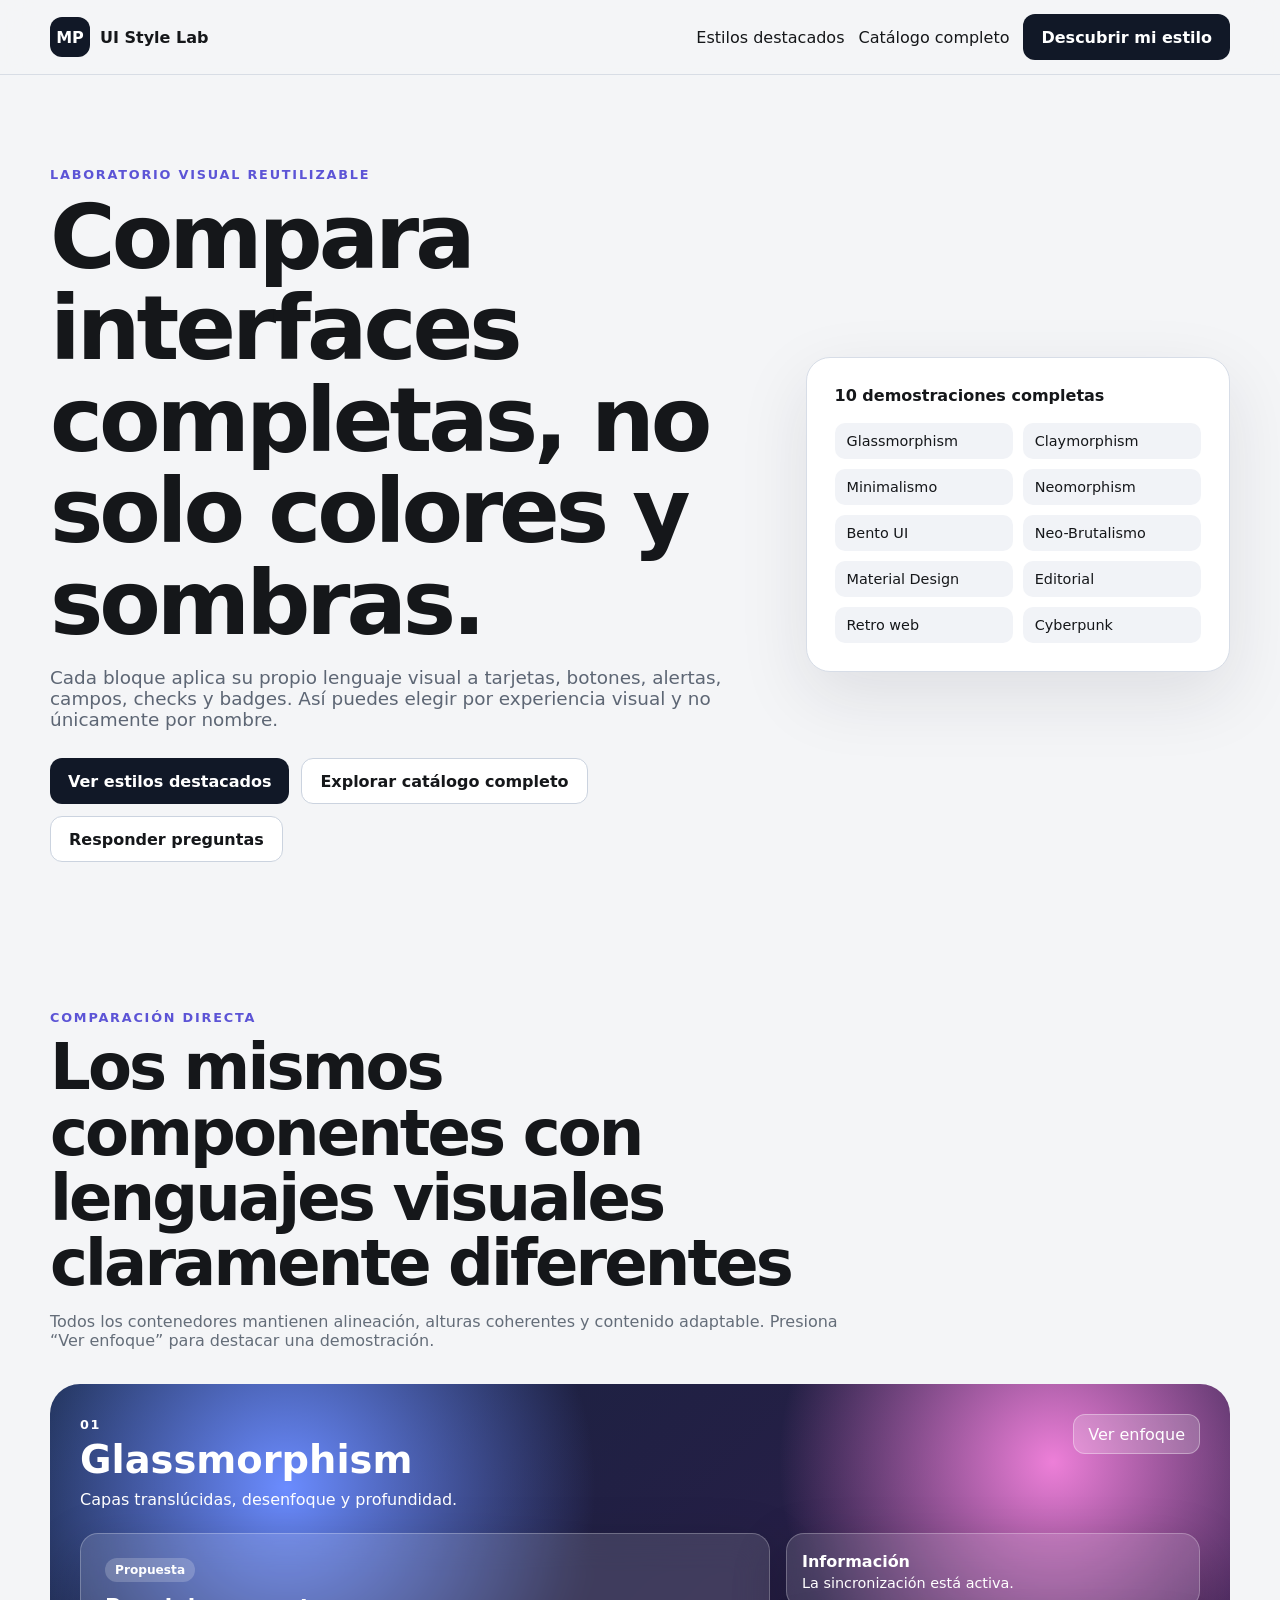
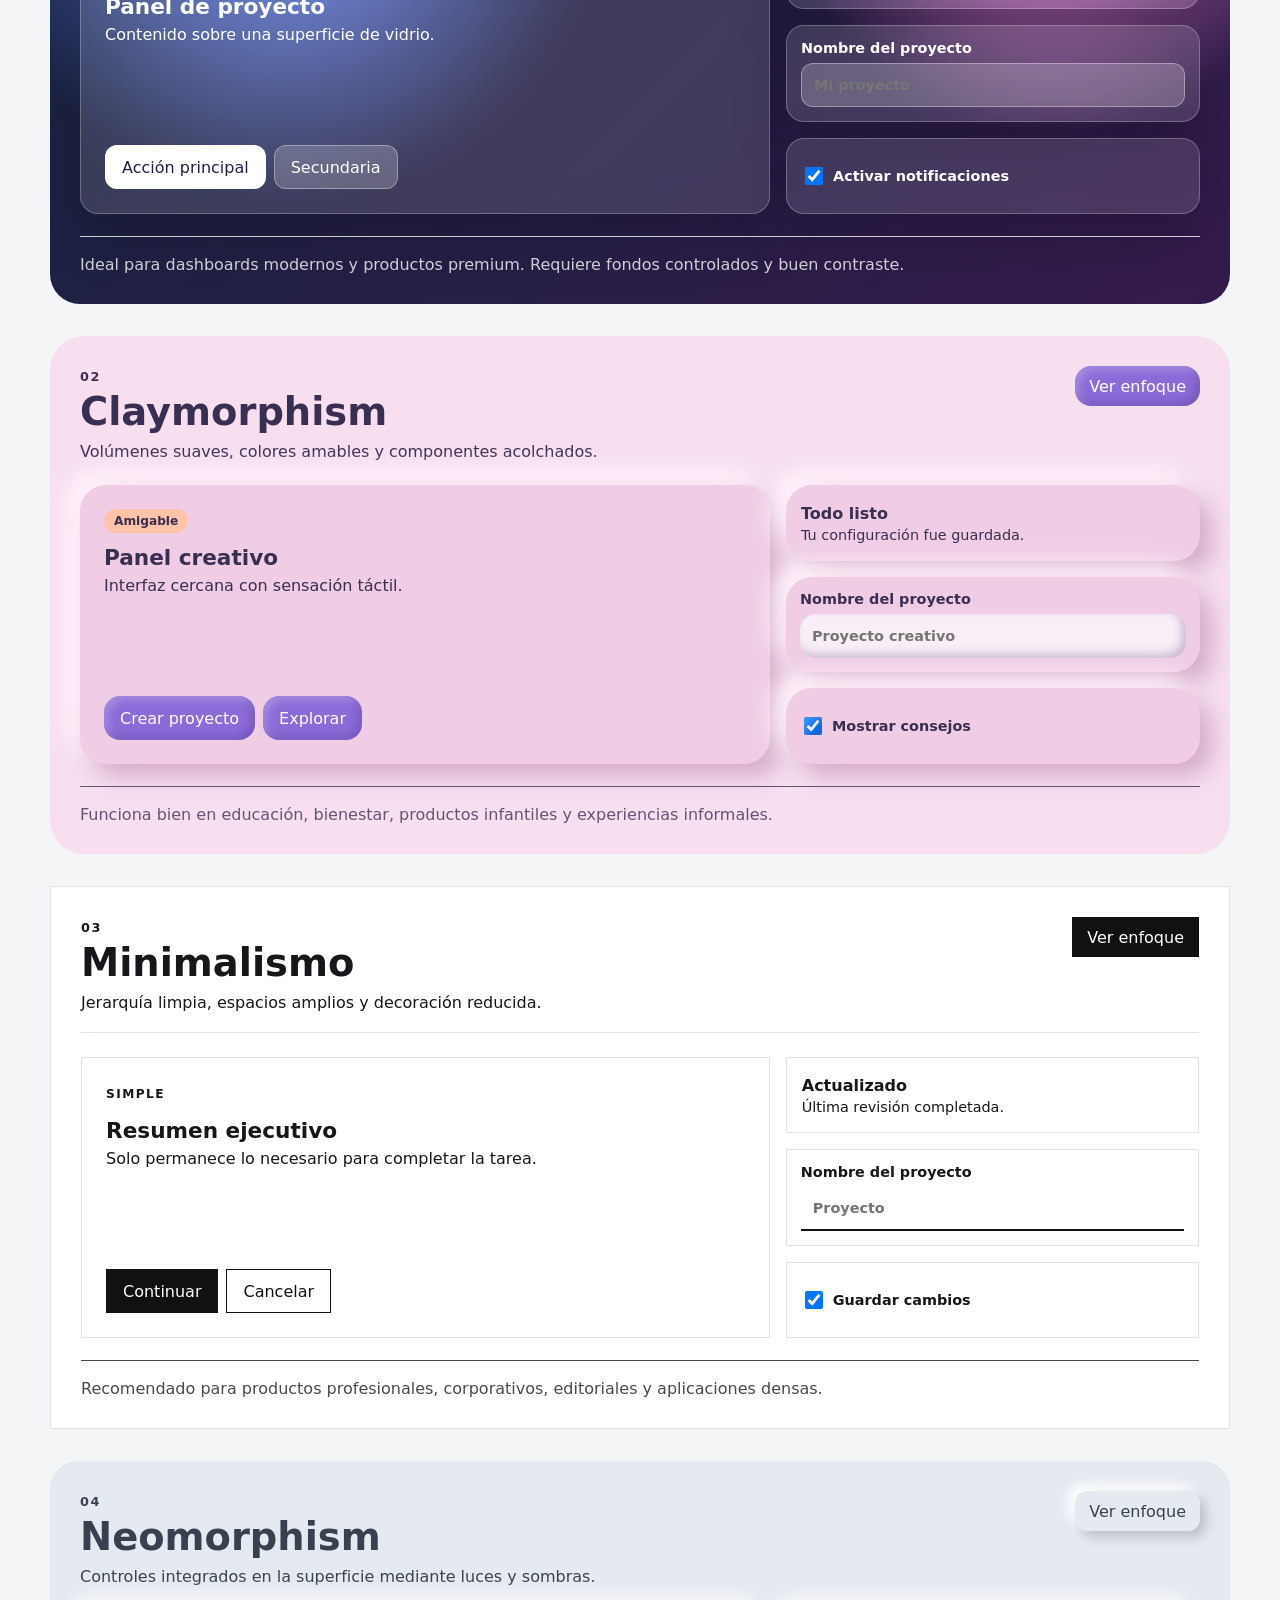
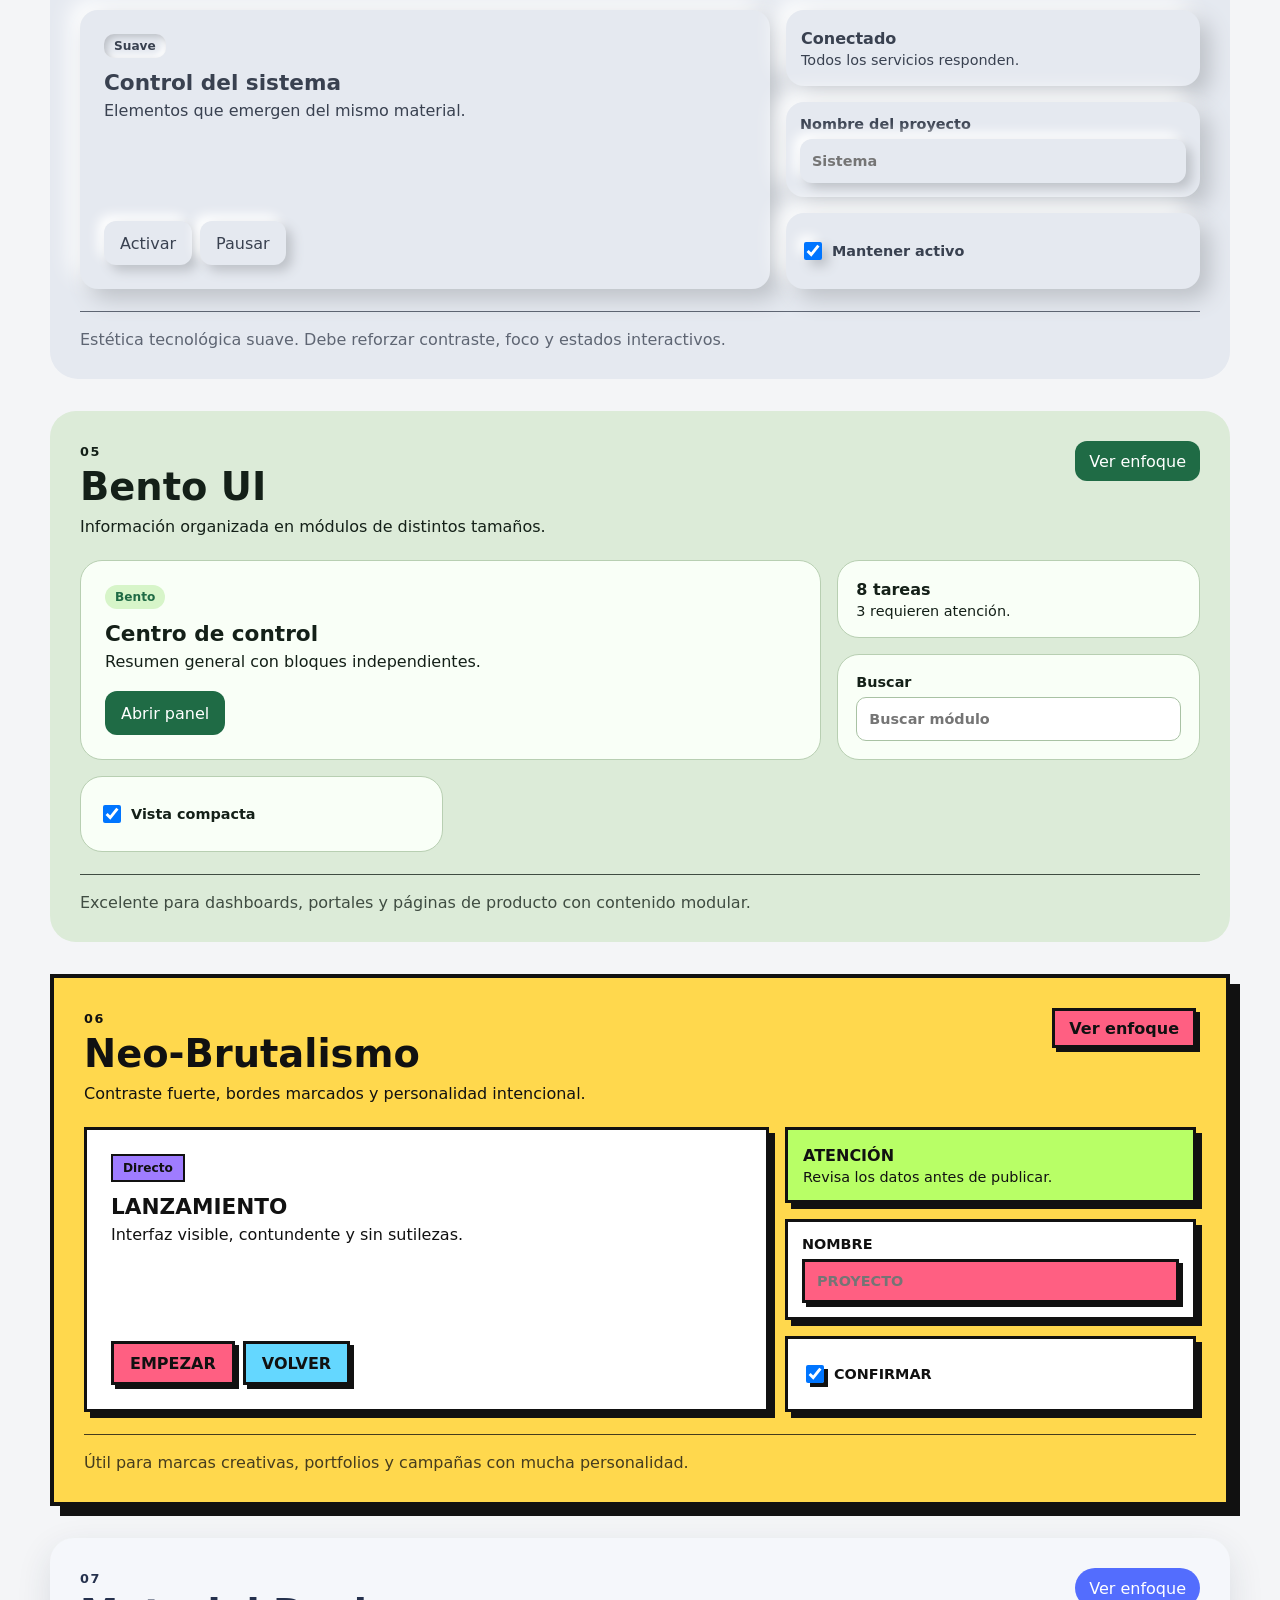
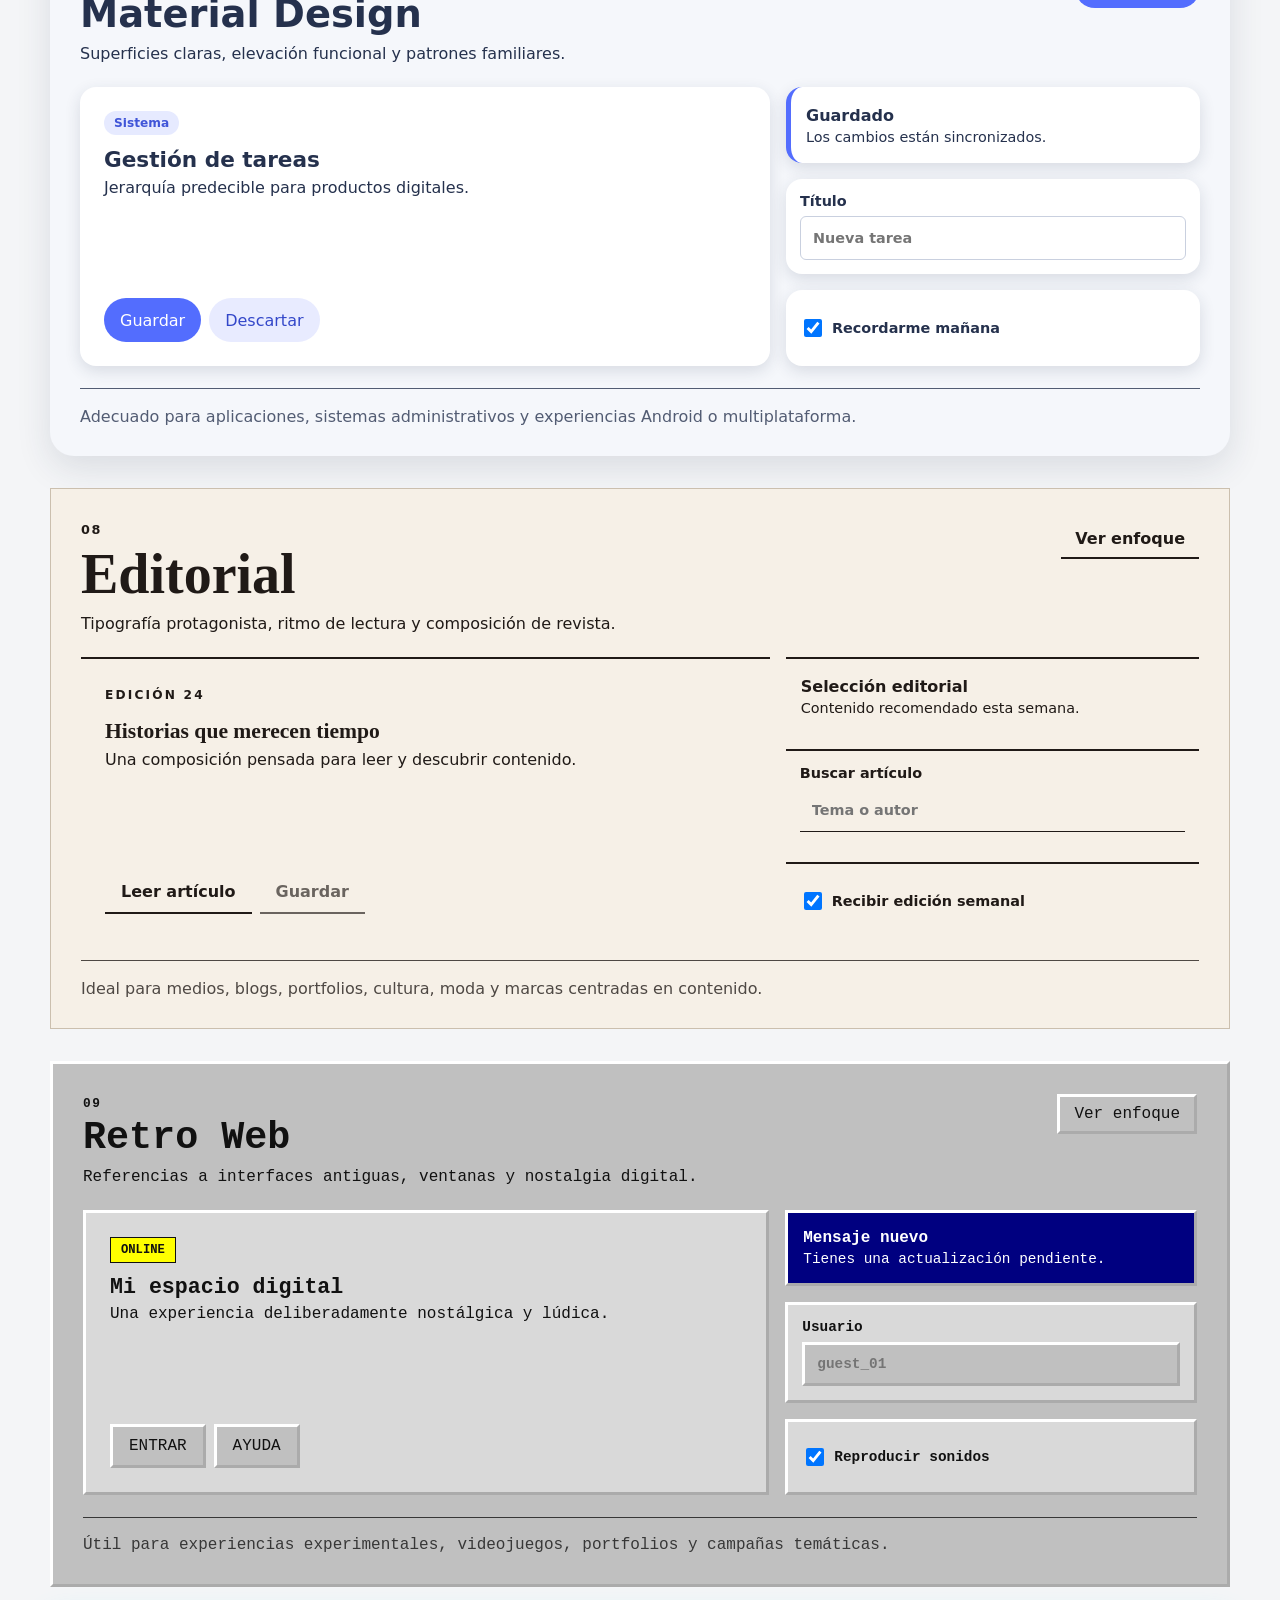
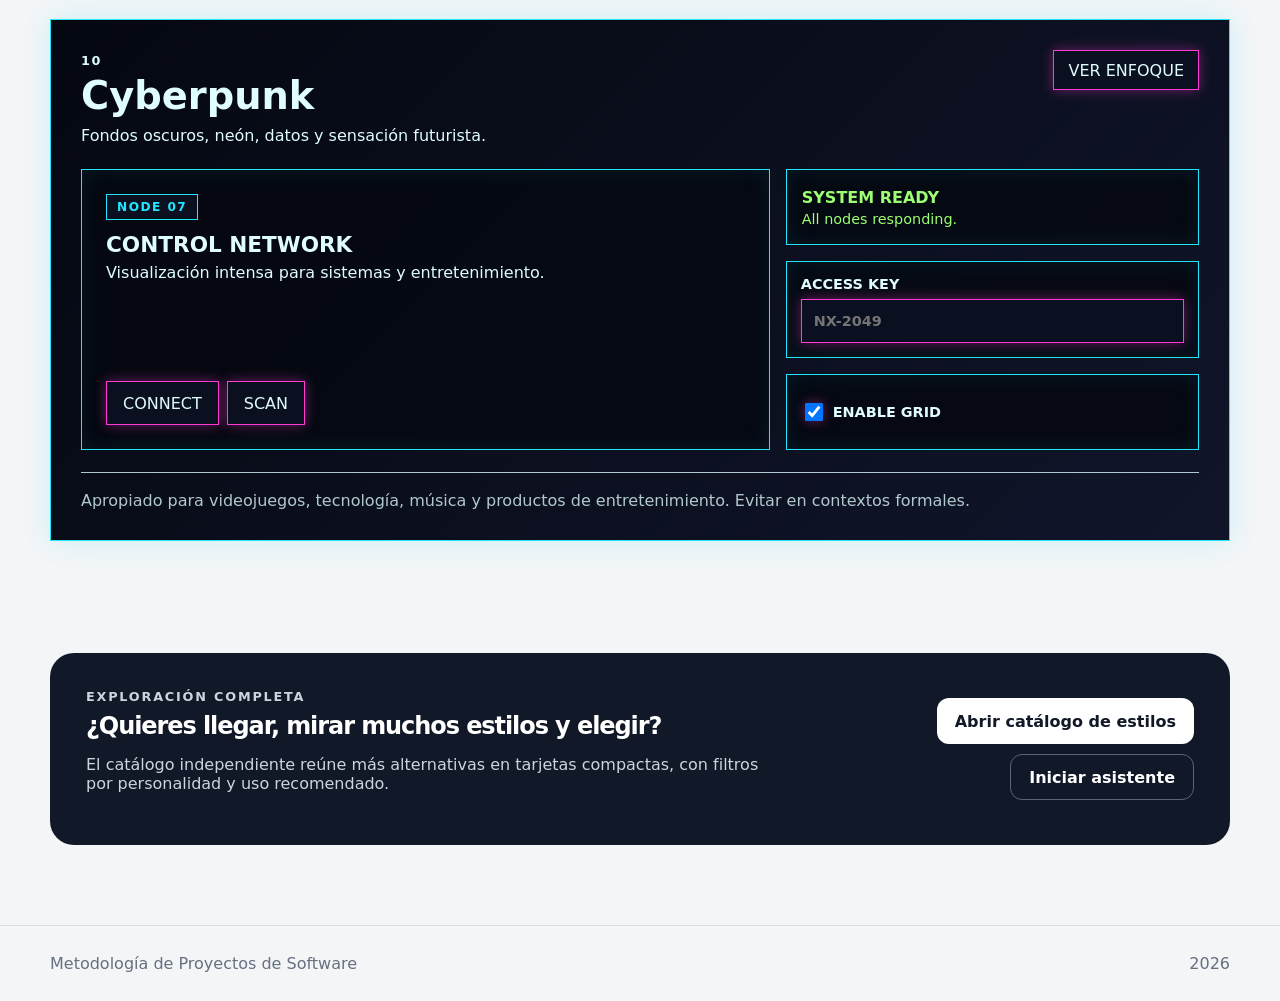
<file: index.html>
<!doctype html>
<html lang="es">
<head>
  <meta charset="utf-8">
  <meta name="viewport" content="width=device-width, initial-scale=1">
  <meta name="description" content="Galería visual de estilos UI y asistente para recomendar diseños web.">
  <title>UI Style Lab · Galería de estilos</title>
  <link rel="stylesheet" href="styles-gallery.css">
  <script src="styles-gallery.js" defer></script>
</head>
<body>
  <header class="site-header">
    <a class="brand" href="#inicio"><span>MP</span><strong>UI Style Lab</strong></a>
    <nav aria-label="Navegación principal">
      <a href="#estilos">Estilos destacados</a>
      <a href="catalogo-estilos.html">Catálogo completo</a>
      <a href="asistente-diseno.html" class="nav-cta">Descubrir mi estilo</a>
    </nav>
  </header>

  <main id="inicio">
    <section class="hero shell">
      <div>
        <p class="kicker">Laboratorio visual reutilizable</p>
        <h1>Compara interfaces completas, no solo colores y sombras.</h1>
        <p class="hero-copy">Cada bloque aplica su propio lenguaje visual a tarjetas, botones, alertas, campos, checks y badges. Así puedes elegir por experiencia visual y no únicamente por nombre.</p>
        <div class="hero-actions">
          <a class="main-button" href="#estilos">Ver estilos destacados</a>
          <a class="secondary-button" href="catalogo-estilos.html">Explorar catálogo completo</a>
          <a class="secondary-button" href="asistente-diseno.html">Responder preguntas</a>
        </div>
      </div>
      <aside class="hero-summary">
        <strong>10 demostraciones completas</strong>
        <ul><li>Glassmorphism</li><li>Claymorphism</li><li>Minimalismo</li><li>Neomorphism</li><li>Bento UI</li><li>Neo-Brutalismo</li><li>Material Design</li><li>Editorial</li><li>Retro web</li><li>Cyberpunk</li></ul>
      </aside>
    </section>

    <section id="estilos" class="shell styles-section">
      <div class="section-title">
        <p class="kicker">Comparación directa</p>
        <h2>Los mismos componentes con lenguajes visuales claramente diferentes</h2>
        <p>Todos los contenedores mantienen alineación, alturas coherentes y contenido adaptable. Presiona “Ver enfoque” para destacar una demostración.</p>
      </div>

      <div class="style-gallery">
        <article class="style-card glass-style" data-style="glass"><div class="style-heading"><div><span class="style-number">01</span><h3>Glassmorphism</h3><p>Capas translúcidas, desenfoque y profundidad.</p></div><button class="focus-style" type="button">Ver enfoque</button></div><div class="component-demo"><div class="demo-card"><span class="demo-badge">Propuesta</span><h4>Panel de proyecto</h4><p>Contenido sobre una superficie de vidrio.</p><div class="demo-actions"><button>Acción principal</button><button class="alt">Secundaria</button></div></div><div class="demo-alert"><strong>Información</strong><span>La sincronización está activa.</span></div><label>Nombre del proyecto<input type="text" placeholder="Mi proyecto"></label><label class="demo-check"><input type="checkbox" checked> Activar notificaciones</label></div><p class="usage-note">Ideal para dashboards modernos y productos premium. Requiere fondos controlados y buen contraste.</p></article>

        <article class="style-card clay-style" data-style="clay"><div class="style-heading"><div><span class="style-number">02</span><h3>Claymorphism</h3><p>Volúmenes suaves, colores amables y componentes acolchados.</p></div><button class="focus-style" type="button">Ver enfoque</button></div><div class="component-demo"><div class="demo-card"><span class="demo-badge">Amigable</span><h4>Panel creativo</h4><p>Interfaz cercana con sensación táctil.</p><div class="demo-actions"><button>Crear proyecto</button><button class="alt">Explorar</button></div></div><div class="demo-alert"><strong>Todo listo</strong><span>Tu configuración fue guardada.</span></div><label>Nombre del proyecto<input type="text" placeholder="Proyecto creativo"></label><label class="demo-check"><input type="checkbox" checked> Mostrar consejos</label></div><p class="usage-note">Funciona bien en educación, bienestar, productos infantiles y experiencias informales.</p></article>

        <article class="style-card minimal-style" data-style="minimal"><div class="style-heading"><div><span class="style-number">03</span><h3>Minimalismo</h3><p>Jerarquía limpia, espacios amplios y decoración reducida.</p></div><button class="focus-style" type="button">Ver enfoque</button></div><div class="component-demo"><div class="demo-card"><span class="demo-badge">Simple</span><h4>Resumen ejecutivo</h4><p>Solo permanece lo necesario para completar la tarea.</p><div class="demo-actions"><button>Continuar</button><button class="alt">Cancelar</button></div></div><div class="demo-alert"><strong>Actualizado</strong><span>Última revisión completada.</span></div><label>Nombre del proyecto<input type="text" placeholder="Proyecto"></label><label class="demo-check"><input type="checkbox" checked> Guardar cambios</label></div><p class="usage-note">Recomendado para productos profesionales, corporativos, editoriales y aplicaciones densas.</p></article>

        <article class="style-card neo-style" data-style="neo"><div class="style-heading"><div><span class="style-number">04</span><h3>Neomorphism</h3><p>Controles integrados en la superficie mediante luces y sombras.</p></div><button class="focus-style" type="button">Ver enfoque</button></div><div class="component-demo"><div class="demo-card"><span class="demo-badge">Suave</span><h4>Control del sistema</h4><p>Elementos que emergen del mismo material.</p><div class="demo-actions"><button>Activar</button><button class="alt">Pausar</button></div></div><div class="demo-alert"><strong>Conectado</strong><span>Todos los servicios responden.</span></div><label>Nombre del proyecto<input type="text" placeholder="Sistema"></label><label class="demo-check"><input type="checkbox" checked> Mantener activo</label></div><p class="usage-note">Estética tecnológica suave. Debe reforzar contraste, foco y estados interactivos.</p></article>

        <article class="style-card bento-style" data-style="bento"><div class="style-heading"><div><span class="style-number">05</span><h3>Bento UI</h3><p>Información organizada en módulos de distintos tamaños.</p></div><button class="focus-style" type="button">Ver enfoque</button></div><div class="component-demo bento-demo"><div class="demo-card bento-main"><span class="demo-badge">Bento</span><h4>Centro de control</h4><p>Resumen general con bloques independientes.</p><div class="demo-actions"><button>Abrir panel</button></div></div><div class="demo-alert"><strong>8 tareas</strong><span>3 requieren atención.</span></div><label>Buscar<input type="text" placeholder="Buscar módulo"></label><label class="demo-check"><input type="checkbox" checked> Vista compacta</label></div><p class="usage-note">Excelente para dashboards, portales y páginas de producto con contenido modular.</p></article>

        <article class="style-card brutal-style" data-style="brutal"><div class="style-heading"><div><span class="style-number">06</span><h3>Neo-Brutalismo</h3><p>Contraste fuerte, bordes marcados y personalidad intencional.</p></div><button class="focus-style" type="button">Ver enfoque</button></div><div class="component-demo"><div class="demo-card"><span class="demo-badge">Directo</span><h4>LANZAMIENTO</h4><p>Interfaz visible, contundente y sin sutilezas.</p><div class="demo-actions"><button>EMPEZAR</button><button class="alt">VOLVER</button></div></div><div class="demo-alert"><strong>ATENCIÓN</strong><span>Revisa los datos antes de publicar.</span></div><label>NOMBRE<input type="text" placeholder="PROYECTO"></label><label class="demo-check"><input type="checkbox" checked> CONFIRMAR</label></div><p class="usage-note">Útil para marcas creativas, portfolios y campañas con mucha personalidad.</p></article>

        <article class="style-card material-style" data-style="material"><div class="style-heading"><div><span class="style-number">07</span><h3>Material Design</h3><p>Superficies claras, elevación funcional y patrones familiares.</p></div><button class="focus-style" type="button">Ver enfoque</button></div><div class="component-demo"><div class="demo-card"><span class="demo-badge">Sistema</span><h4>Gestión de tareas</h4><p>Jerarquía predecible para productos digitales.</p><div class="demo-actions"><button>Guardar</button><button class="alt">Descartar</button></div></div><div class="demo-alert"><strong>Guardado</strong><span>Los cambios están sincronizados.</span></div><label>Título<input type="text" placeholder="Nueva tarea"></label><label class="demo-check"><input type="checkbox" checked> Recordarme mañana</label></div><p class="usage-note">Adecuado para aplicaciones, sistemas administrativos y experiencias Android o multiplataforma.</p></article>

        <article class="style-card editorial-style" data-style="editorial"><div class="style-heading"><div><span class="style-number">08</span><h3>Editorial</h3><p>Tipografía protagonista, ritmo de lectura y composición de revista.</p></div><button class="focus-style" type="button">Ver enfoque</button></div><div class="component-demo"><div class="demo-card"><span class="demo-badge">Edición 24</span><h4>Historias que merecen tiempo</h4><p>Una composición pensada para leer y descubrir contenido.</p><div class="demo-actions"><button>Leer artículo</button><button class="alt">Guardar</button></div></div><div class="demo-alert"><strong>Selección editorial</strong><span>Contenido recomendado esta semana.</span></div><label>Buscar artículo<input type="text" placeholder="Tema o autor"></label><label class="demo-check"><input type="checkbox" checked> Recibir edición semanal</label></div><p class="usage-note">Ideal para medios, blogs, portfolios, cultura, moda y marcas centradas en contenido.</p></article>

        <article class="style-card retro-style" data-style="retro"><div class="style-heading"><div><span class="style-number">09</span><h3>Retro Web</h3><p>Referencias a interfaces antiguas, ventanas y nostalgia digital.</p></div><button class="focus-style" type="button">Ver enfoque</button></div><div class="component-demo"><div class="demo-card"><span class="demo-badge">ONLINE</span><h4>Mi espacio digital</h4><p>Una experiencia deliberadamente nostálgica y lúdica.</p><div class="demo-actions"><button>ENTRAR</button><button class="alt">AYUDA</button></div></div><div class="demo-alert"><strong>Mensaje nuevo</strong><span>Tienes una actualización pendiente.</span></div><label>Usuario<input type="text" placeholder="guest_01"></label><label class="demo-check"><input type="checkbox" checked> Reproducir sonidos</label></div><p class="usage-note">Útil para experiencias experimentales, videojuegos, portfolios y campañas temáticas.</p></article>

        <article class="style-card cyber-style" data-style="cyber"><div class="style-heading"><div><span class="style-number">10</span><h3>Cyberpunk</h3><p>Fondos oscuros, neón, datos y sensación futurista.</p></div><button class="focus-style" type="button">Ver enfoque</button></div><div class="component-demo"><div class="demo-card"><span class="demo-badge">NODE 07</span><h4>CONTROL NETWORK</h4><p>Visualización intensa para sistemas y entretenimiento.</p><div class="demo-actions"><button>CONNECT</button><button class="alt">SCAN</button></div></div><div class="demo-alert"><strong>SYSTEM READY</strong><span>All nodes responding.</span></div><label>ACCESS KEY<input type="text" placeholder="NX-2049"></label><label class="demo-check"><input type="checkbox" checked> ENABLE GRID</label></div><p class="usage-note">Apropiado para videojuegos, tecnología, música y productos de entretenimiento. Evitar en contextos formales.</p></article>
      </div>
    </section>

    <section class="recommendation shell"><div><p class="kicker">Exploración completa</p><h2>¿Quieres llegar, mirar muchos estilos y elegir?</h2><p>El catálogo independiente reúne más alternativas en tarjetas compactas, con filtros por personalidad y uso recomendado.</p></div><div class="recommendation-actions"><a class="main-button" href="catalogo-estilos.html">Abrir catálogo de estilos</a><a class="secondary-button dark-secondary" href="asistente-diseno.html">Iniciar asistente</a></div></section>
  </main>

  <footer><span>Metodología de Proyectos de Software</span><span id="year"></span></footer>
</body>
</html>
</file>
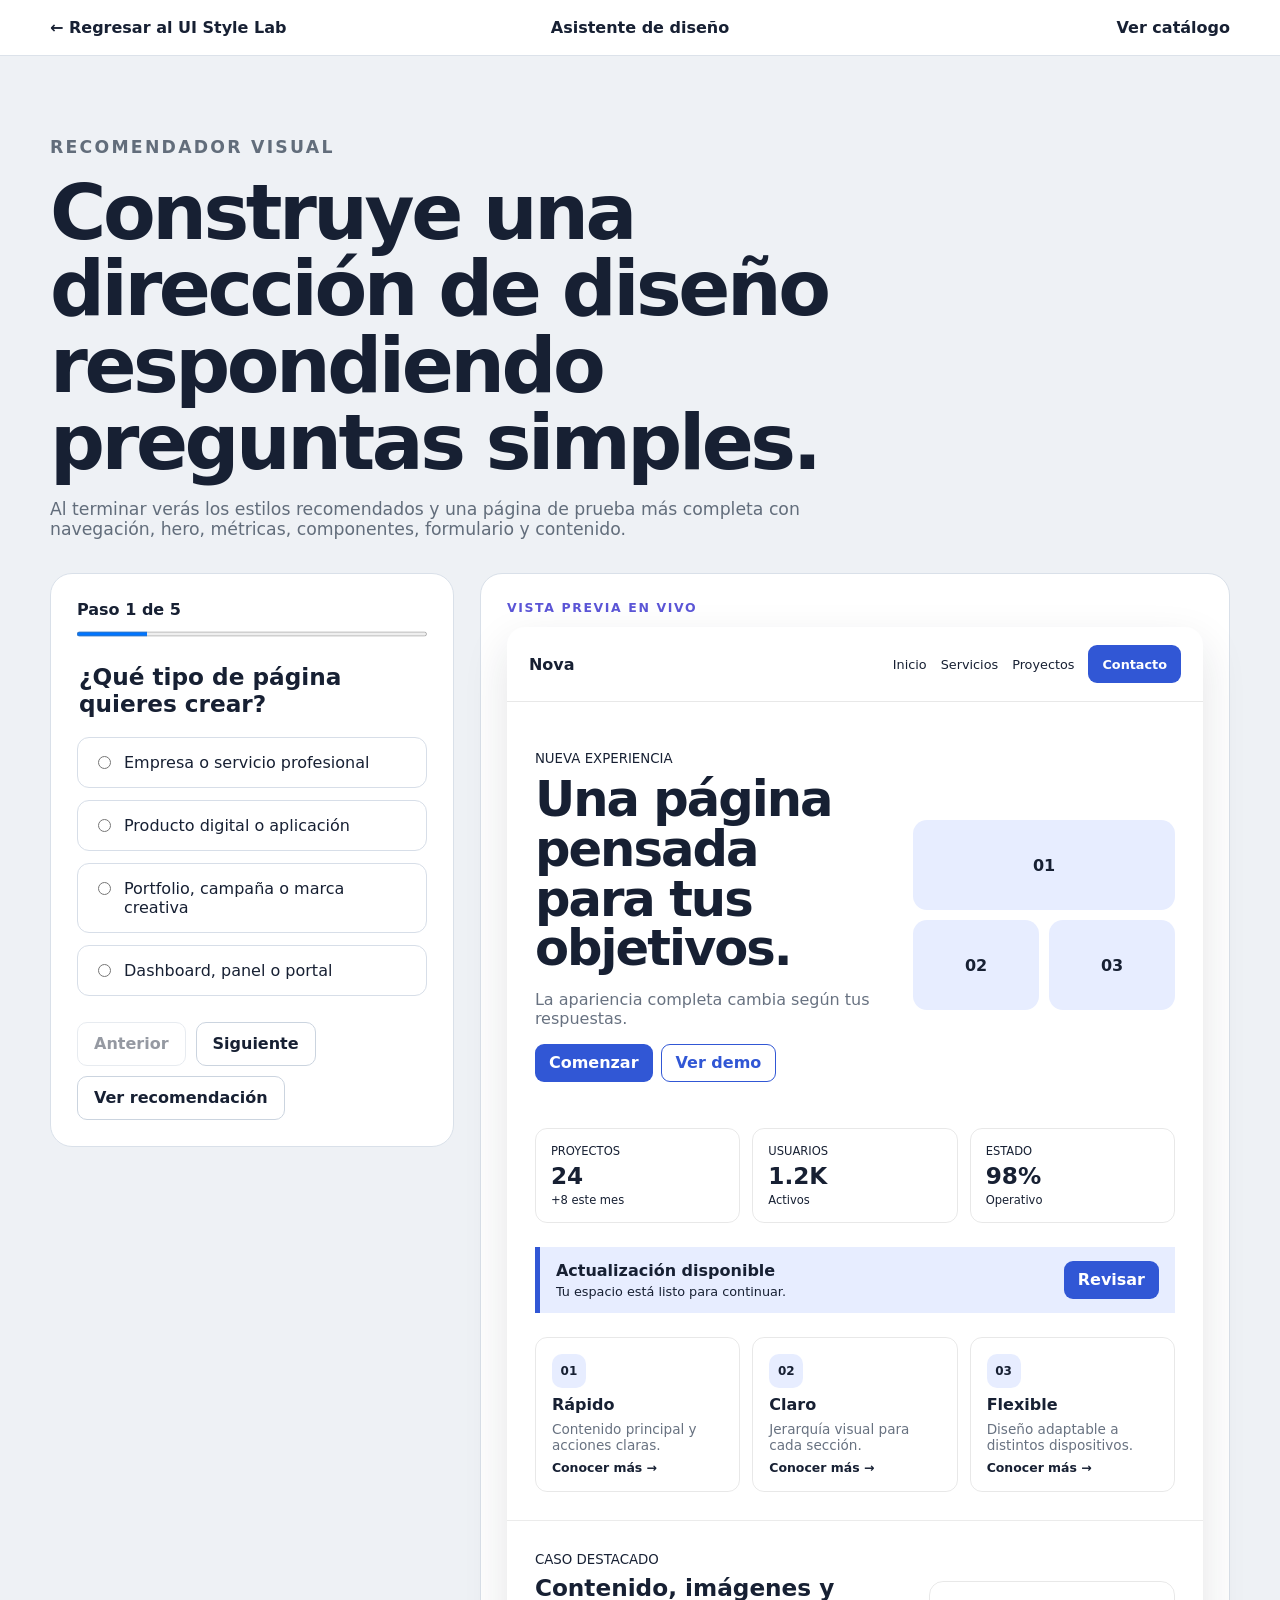
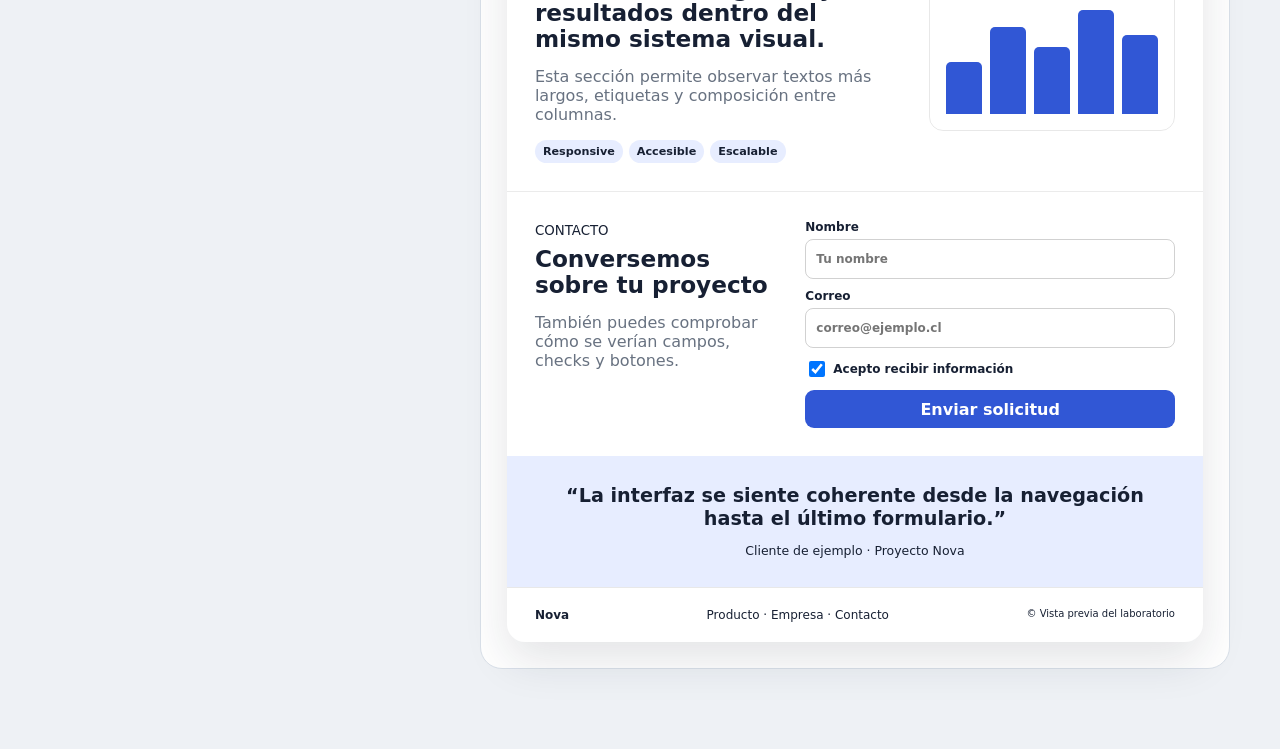
<file: asistente-diseno.html>
<!doctype html>
<html lang="es">
<head>
  <meta charset="utf-8">
  <meta name="viewport" content="width=device-width, initial-scale=1">
  <meta name="description" content="Asistente para recomendar estilos de diseño web y generar una vista previa.">
  <title>Asistente de diseño web</title>
  <link rel="stylesheet" href="design-wizard.css">
  <script src="design-wizard.js" defer></script>
</head>
<body>
  <header class="wizard-header"><a href="index.html" class="back-button">← Regresar al UI Style Lab</a><span>Asistente de diseño</span><a href="catalogo-estilos.html" class="back-button">Ver catálogo</a></header>

  <main class="wizard-shell">
    <section class="wizard-intro"><p class="eyebrow">Recomendador visual</p><h1>Construye una dirección de diseño respondiendo preguntas simples.</h1><p>Al terminar verás los estilos recomendados y una página de prueba más completa con navegación, hero, métricas, componentes, formulario y contenido.</p></section>

    <section class="wizard-layout">
      <form id="designForm" class="question-panel">
        <div class="progress-row"><span id="stepLabel">Paso 1 de 5</span><progress id="progress" max="5" value="1"></progress></div>
        <fieldset class="question-step active" data-step="1"><legend>¿Qué tipo de página quieres crear?</legend><label><input type="radio" name="purpose" value="corporate" required> Empresa o servicio profesional</label><label><input type="radio" name="purpose" value="product"> Producto digital o aplicación</label><label><input type="radio" name="purpose" value="creative"> Portfolio, campaña o marca creativa</label><label><input type="radio" name="purpose" value="dashboard"> Dashboard, panel o portal</label></fieldset>
        <fieldset class="question-step" data-step="2"><legend>¿Qué personalidad debe transmitir?</legend><label><input type="radio" name="personality" value="serious" required> Seria, clara y profesional</label><label><input type="radio" name="personality" value="premium"> Moderna y premium</label><label><input type="radio" name="personality" value="friendly"> Amigable y cercana</label><label><input type="radio" name="personality" value="bold"> Atrevida y diferente</label></fieldset>
        <fieldset class="question-step" data-step="3"><legend>¿Cuánta información mostrará?</legend><label><input type="radio" name="density" value="low" required> Poca, con espacios amplios</label><label><input type="radio" name="density" value="medium"> Una cantidad equilibrada</label><label><input type="radio" name="density" value="high"> Mucha información y módulos</label></fieldset>
        <fieldset class="question-step" data-step="4"><legend>¿Qué prioridad tiene la accesibilidad?</legend><label><input type="radio" name="accessibility" value="high" required> Muy alta: contraste y claridad primero</label><label><input type="radio" name="accessibility" value="balanced"> Equilibrada con la estética</label><label><input type="radio" name="accessibility" value="experimental"> Puedo aceptar una estética experimental</label></fieldset>
        <fieldset class="question-step" data-step="5"><legend>Elige una paleta inicial</legend><label><input type="radio" name="palette" value="blue" required> Azul profesional</label><label><input type="radio" name="palette" value="purple"> Morado creativo</label><label><input type="radio" name="palette" value="green"> Verde natural</label><label><input type="radio" name="palette" value="warm"> Cálida y energética</label></fieldset>
        <div class="wizard-actions"><button id="previousStep" type="button" disabled>Anterior</button><button id="nextStep" type="button">Siguiente</button><button id="showResult" type="submit" hidden>Ver recomendación</button></div>
      </form>

      <aside class="live-preview-wrap">
        <p class="preview-label">Vista previa en vivo</p>
        <div id="livePreview" class="site-preview preview-minimal palette-blue">
          <nav><strong>Nova</strong><div><span>Inicio</span><span>Servicios</span><span>Proyectos</span><button>Contacto</button></div></nav>
          <section class="preview-hero"><div><small>NUEVA EXPERIENCIA</small><h2>Una página pensada para tus objetivos.</h2><p>La apariencia completa cambia según tus respuestas.</p><div class="preview-actions"><button>Comenzar</button><button class="preview-secondary">Ver demo</button></div></div><div class="preview-visual"><span>01</span><span>02</span><span>03</span></div></section>
          <section class="preview-stats"><article><small>PROYECTOS</small><strong>24</strong><span>+8 este mes</span></article><article><small>USUARIOS</small><strong>1.2K</strong><span>Activos</span></article><article><small>ESTADO</small><strong>98%</strong><span>Operativo</span></article></section>
          <section class="preview-alert"><strong>Actualización disponible</strong><span>Tu espacio está listo para continuar.</span><button>Revisar</button></section>
          <section class="preview-features"><article><span class="feature-icon">01</span><strong>Rápido</strong><p>Contenido principal y acciones claras.</p><a href="#">Conocer más →</a></article><article><span class="feature-icon">02</span><strong>Claro</strong><p>Jerarquía visual para cada sección.</p><a href="#">Conocer más →</a></article><article><span class="feature-icon">03</span><strong>Flexible</strong><p>Diseño adaptable a distintos dispositivos.</p><a href="#">Conocer más →</a></article></section>
          <section class="preview-content"><div><small>CASO DESTACADO</small><h3>Contenido, imágenes y resultados dentro del mismo sistema visual.</h3><p>Esta sección permite observar textos más largos, etiquetas y composición entre columnas.</p><div class="preview-tags"><span>Responsive</span><span>Accesible</span><span>Escalable</span></div></div><div class="preview-chart"><span style="height:45%"></span><span style="height:75%"></span><span style="height:58%"></span><span style="height:90%"></span><span style="height:68%"></span></div></section>
          <section class="preview-form"><div><small>CONTACTO</small><h3>Conversemos sobre tu proyecto</h3><p>También puedes comprobar cómo se verían campos, checks y botones.</p></div><div><label>Nombre<input type="text" placeholder="Tu nombre"></label><label>Correo<input type="email" placeholder="correo@ejemplo.cl"></label><label class="preview-check"><input type="checkbox" checked> Acepto recibir información</label><button>Enviar solicitud</button></div></section>
          <section class="preview-testimonial"><blockquote>“La interfaz se siente coherente desde la navegación hasta el último formulario.”</blockquote><span>Cliente de ejemplo · Proyecto Nova</span></section>
          <footer><strong>Nova</strong><span>Producto · Empresa · Contacto</span><small>© Vista previa del laboratorio</small></footer>
        </div>
      </aside>
    </section>

    <section id="resultPanel" class="result-panel" hidden><p class="eyebrow">Resultado</p><h2 id="primaryRecommendation"></h2><p id="recommendationReason"></p><div id="recommendationList" class="recommendation-list"></div><div class="result-actions"><button id="restartWizard" type="button">Responder nuevamente</button><a href="index.html">Comparar destacados</a><a href="catalogo-estilos.html">Explorar catálogo completo</a></div></section>
  </main>
</body>
</html>
</file>
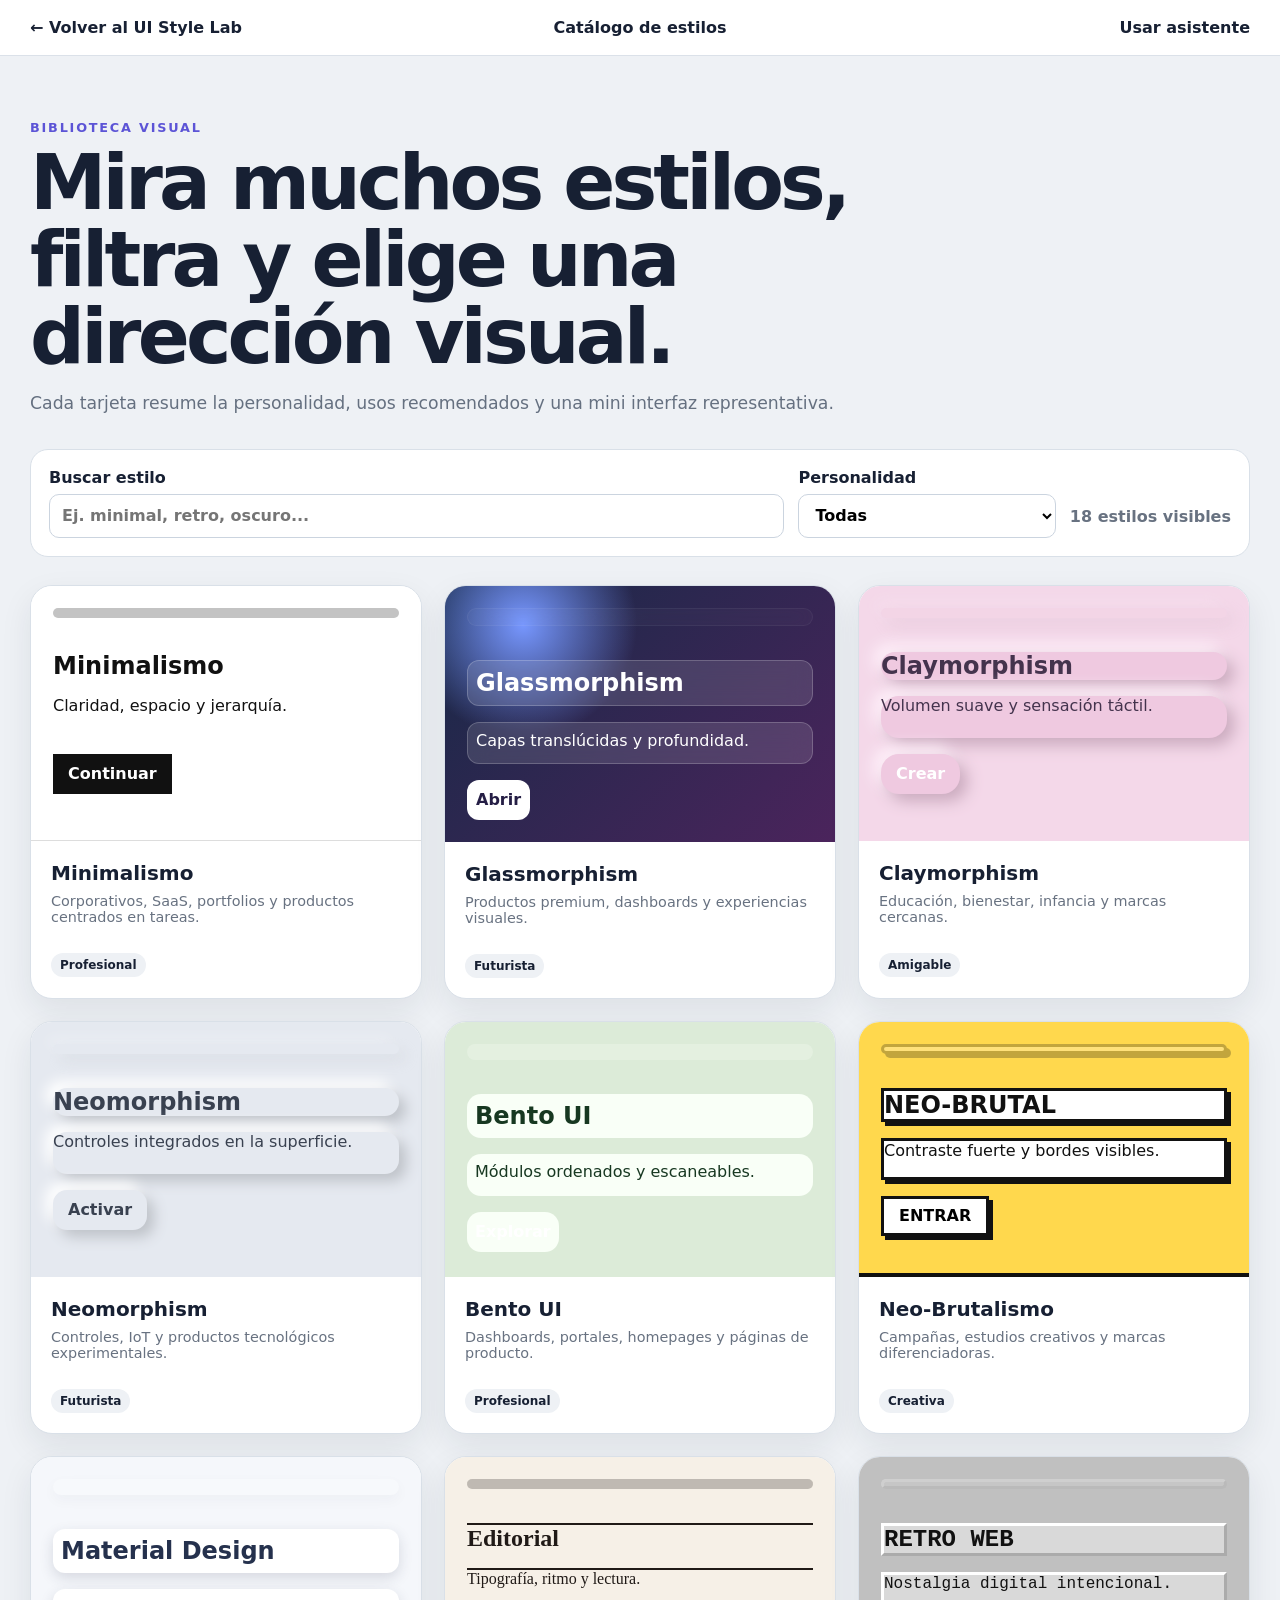
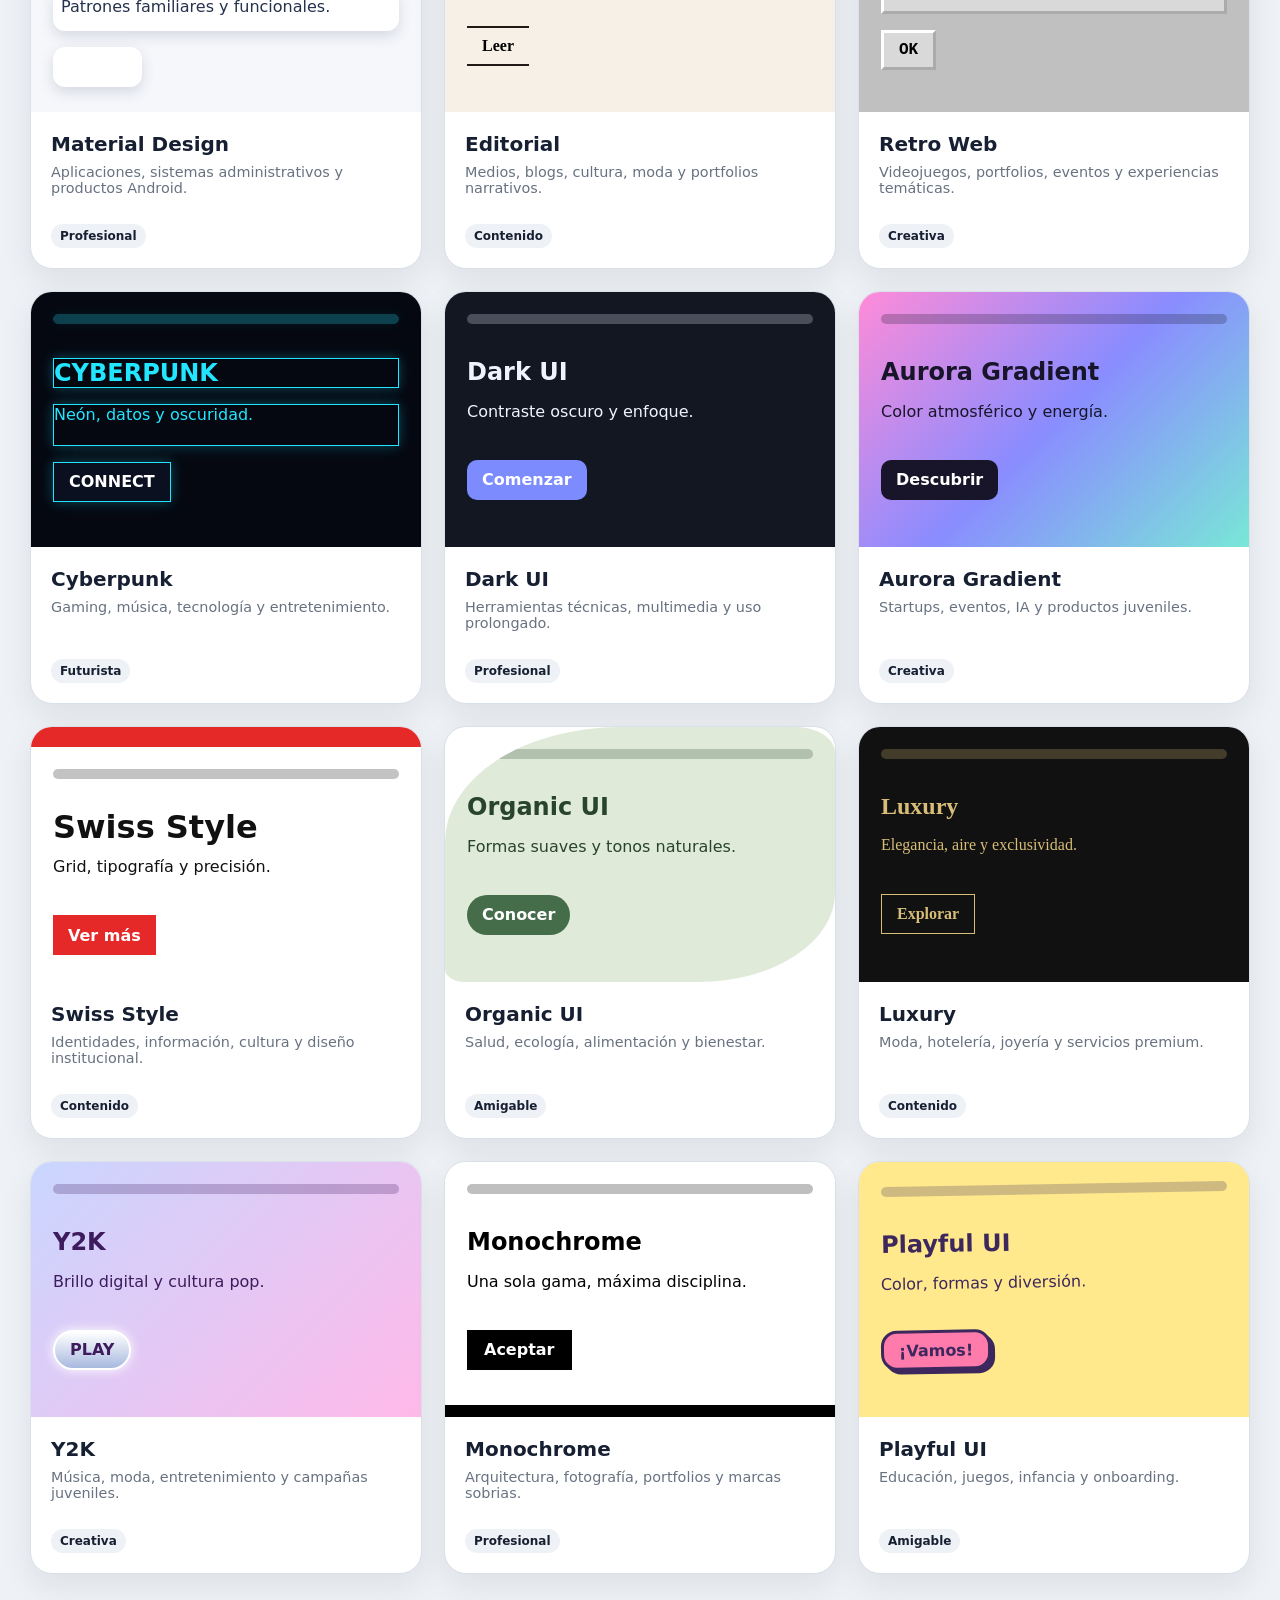
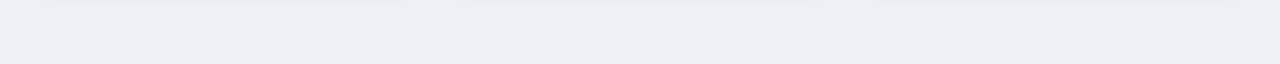
<file: catalogo-estilos.html>
<!doctype html>
<html lang="es">
<head>
  <meta charset="utf-8">
  <meta name="viewport" content="width=device-width, initial-scale=1">
  <meta name="description" content="Catálogo visual para explorar y elegir estilos de diseño web.">
  <title>Catálogo de estilos UI</title>
  <link rel="stylesheet" href="catalogo-estilos.css">
  <script src="catalogo-estilos.js" defer></script>
</head>
<body>
  <header class="catalog-header">
    <a href="index.html">← Volver al UI Style Lab</a>
    <strong>Catálogo de estilos</strong>
    <a href="asistente-diseno.html">Usar asistente</a>
  </header>

  <main class="catalog-shell">
    <section class="catalog-hero">
      <p class="eyebrow">Biblioteca visual</p>
      <h1>Mira muchos estilos, filtra y elige una dirección visual.</h1>
      <p>Cada tarjeta resume la personalidad, usos recomendados y una mini interfaz representativa.</p>
    </section>

    <section class="catalog-tools" aria-label="Filtros del catálogo">
      <label>Buscar estilo<input id="styleSearch" type="search" placeholder="Ej. minimal, retro, oscuro..."></label>
      <label>Personalidad<select id="categoryFilter"><option value="all">Todas</option><option value="professional">Profesional</option><option value="friendly">Amigable</option><option value="creative">Creativa</option><option value="futuristic">Futurista</option><option value="content">Contenido</option></select></label>
      <p id="resultCount" aria-live="polite"></p>
    </section>

    <section id="catalogGrid" class="catalog-grid">
      <article class="catalog-card theme-minimal" data-name="minimalismo neominimalismo limpio profesional" data-category="professional"><div class="mini-ui"><span class="mini-nav"></span><strong>Minimalismo</strong><p>Claridad, espacio y jerarquía.</p><button>Continuar</button></div><div class="card-copy"><h2>Minimalismo</h2><p>Corporativos, SaaS, portfolios y productos centrados en tareas.</p><span>Profesional</span></div></article>
      <article class="catalog-card theme-glass" data-name="glassmorphism vidrio premium moderno" data-category="futuristic"><div class="mini-ui"><span class="mini-nav"></span><strong>Glassmorphism</strong><p>Capas translúcidas y profundidad.</p><button>Abrir</button></div><div class="card-copy"><h2>Glassmorphism</h2><p>Productos premium, dashboards y experiencias visuales.</p><span>Futurista</span></div></article>
      <article class="catalog-card theme-clay" data-name="claymorphism clay amigable suave infantil" data-category="friendly"><div class="mini-ui"><span class="mini-nav"></span><strong>Claymorphism</strong><p>Volumen suave y sensación táctil.</p><button>Crear</button></div><div class="card-copy"><h2>Claymorphism</h2><p>Educación, bienestar, infancia y marcas cercanas.</p><span>Amigable</span></div></article>
      <article class="catalog-card theme-neo" data-name="neomorphism neomorfismo suave tecnológico" data-category="futuristic"><div class="mini-ui"><span class="mini-nav"></span><strong>Neomorphism</strong><p>Controles integrados en la superficie.</p><button>Activar</button></div><div class="card-copy"><h2>Neomorphism</h2><p>Controles, IoT y productos tecnológicos experimentales.</p><span>Futurista</span></div></article>
      <article class="catalog-card theme-bento" data-name="bento ui modular dashboard" data-category="professional"><div class="mini-ui"><span class="mini-nav"></span><strong>Bento UI</strong><p>Módulos ordenados y escaneables.</p><button>Explorar</button></div><div class="card-copy"><h2>Bento UI</h2><p>Dashboards, portales, homepages y páginas de producto.</p><span>Profesional</span></div></article>
      <article class="catalog-card theme-brutal" data-name="neo brutalismo brutal bold creativo" data-category="creative"><div class="mini-ui"><span class="mini-nav"></span><strong>NEO-BRUTAL</strong><p>Contraste fuerte y bordes visibles.</p><button>ENTRAR</button></div><div class="card-copy"><h2>Neo-Brutalismo</h2><p>Campañas, estudios creativos y marcas diferenciadoras.</p><span>Creativa</span></div></article>
      <article class="catalog-card theme-material" data-name="material design google android sistema" data-category="professional"><div class="mini-ui"><span class="mini-nav"></span><strong>Material Design</strong><p>Patrones familiares y funcionales.</p><button>Guardar</button></div><div class="card-copy"><h2>Material Design</h2><p>Aplicaciones, sistemas administrativos y productos Android.</p><span>Profesional</span></div></article>
      <article class="catalog-card theme-editorial" data-name="editorial revista contenido tipografía" data-category="content"><div class="mini-ui"><span class="mini-nav"></span><strong>Editorial</strong><p>Tipografía, ritmo y lectura.</p><button>Leer</button></div><div class="card-copy"><h2>Editorial</h2><p>Medios, blogs, cultura, moda y portfolios narrativos.</p><span>Contenido</span></div></article>
      <article class="catalog-card theme-retro" data-name="retro web windows nostalgia pixel" data-category="creative"><div class="mini-ui"><span class="mini-nav"></span><strong>RETRO WEB</strong><p>Nostalgia digital intencional.</p><button>OK</button></div><div class="card-copy"><h2>Retro Web</h2><p>Videojuegos, portfolios, eventos y experiencias temáticas.</p><span>Creativa</span></div></article>
      <article class="catalog-card theme-cyber" data-name="cyberpunk neón oscuro futurista gaming" data-category="futuristic"><div class="mini-ui"><span class="mini-nav"></span><strong>CYBERPUNK</strong><p>Neón, datos y oscuridad.</p><button>CONNECT</button></div><div class="card-copy"><h2>Cyberpunk</h2><p>Gaming, música, tecnología y entretenimiento.</p><span>Futurista</span></div></article>
      <article class="catalog-card theme-dark" data-name="dark mode oscuro elegante premium" data-category="professional"><div class="mini-ui"><span class="mini-nav"></span><strong>Dark UI</strong><p>Contraste oscuro y enfoque.</p><button>Comenzar</button></div><div class="card-copy"><h2>Dark UI</h2><p>Herramientas técnicas, multimedia y uso prolongado.</p><span>Profesional</span></div></article>
      <article class="catalog-card theme-gradient" data-name="aurora gradient degradado color moderno" data-category="creative"><div class="mini-ui"><span class="mini-nav"></span><strong>Aurora Gradient</strong><p>Color atmosférico y energía.</p><button>Descubrir</button></div><div class="card-copy"><h2>Aurora Gradient</h2><p>Startups, eventos, IA y productos juveniles.</p><span>Creativa</span></div></article>
      <article class="catalog-card theme-swiss" data-name="swiss international tipográfico grid limpio" data-category="content"><div class="mini-ui"><span class="mini-nav"></span><strong>Swiss Style</strong><p>Grid, tipografía y precisión.</p><button>Ver más</button></div><div class="card-copy"><h2>Swiss Style</h2><p>Identidades, información, cultura y diseño institucional.</p><span>Contenido</span></div></article>
      <article class="catalog-card theme-organic" data-name="organic natural formas verde bienestar" data-category="friendly"><div class="mini-ui"><span class="mini-nav"></span><strong>Organic UI</strong><p>Formas suaves y tonos naturales.</p><button>Conocer</button></div><div class="card-copy"><h2>Organic UI</h2><p>Salud, ecología, alimentación y bienestar.</p><span>Amigable</span></div></article>
      <article class="catalog-card theme-luxury" data-name="luxury lujo elegante negro dorado premium" data-category="content"><div class="mini-ui"><span class="mini-nav"></span><strong>Luxury</strong><p>Elegancia, aire y exclusividad.</p><button>Explorar</button></div><div class="card-copy"><h2>Luxury</h2><p>Moda, hotelería, joyería y servicios premium.</p><span>Contenido</span></div></article>
      <article class="catalog-card theme-y2k" data-name="y2k chrome pop retro futurista" data-category="creative"><div class="mini-ui"><span class="mini-nav"></span><strong>Y2K</strong><p>Brillo digital y cultura pop.</p><button>PLAY</button></div><div class="card-copy"><h2>Y2K</h2><p>Música, moda, entretenimiento y campañas juveniles.</p><span>Creativa</span></div></article>
      <article class="catalog-card theme-monochrome" data-name="monochrome blanco negro alto contraste" data-category="professional"><div class="mini-ui"><span class="mini-nav"></span><strong>Monochrome</strong><p>Una sola gama, máxima disciplina.</p><button>Aceptar</button></div><div class="card-copy"><h2>Monochrome</h2><p>Arquitectura, fotografía, portfolios y marcas sobrias.</p><span>Profesional</span></div></article>
      <article class="catalog-card theme-cartoon" data-name="cartoon playful divertido ilustrado amigable" data-category="friendly"><div class="mini-ui"><span class="mini-nav"></span><strong>Playful UI</strong><p>Color, formas y diversión.</p><button>¡Vamos!</button></div><div class="card-copy"><h2>Playful UI</h2><p>Educación, juegos, infancia y onboarding.</p><span>Amigable</span></div></article>
    </section>

    <p id="emptyState" class="empty-state" hidden>No encontramos estilos con esos filtros.</p>
  </main>
</body>
</html>
</file>
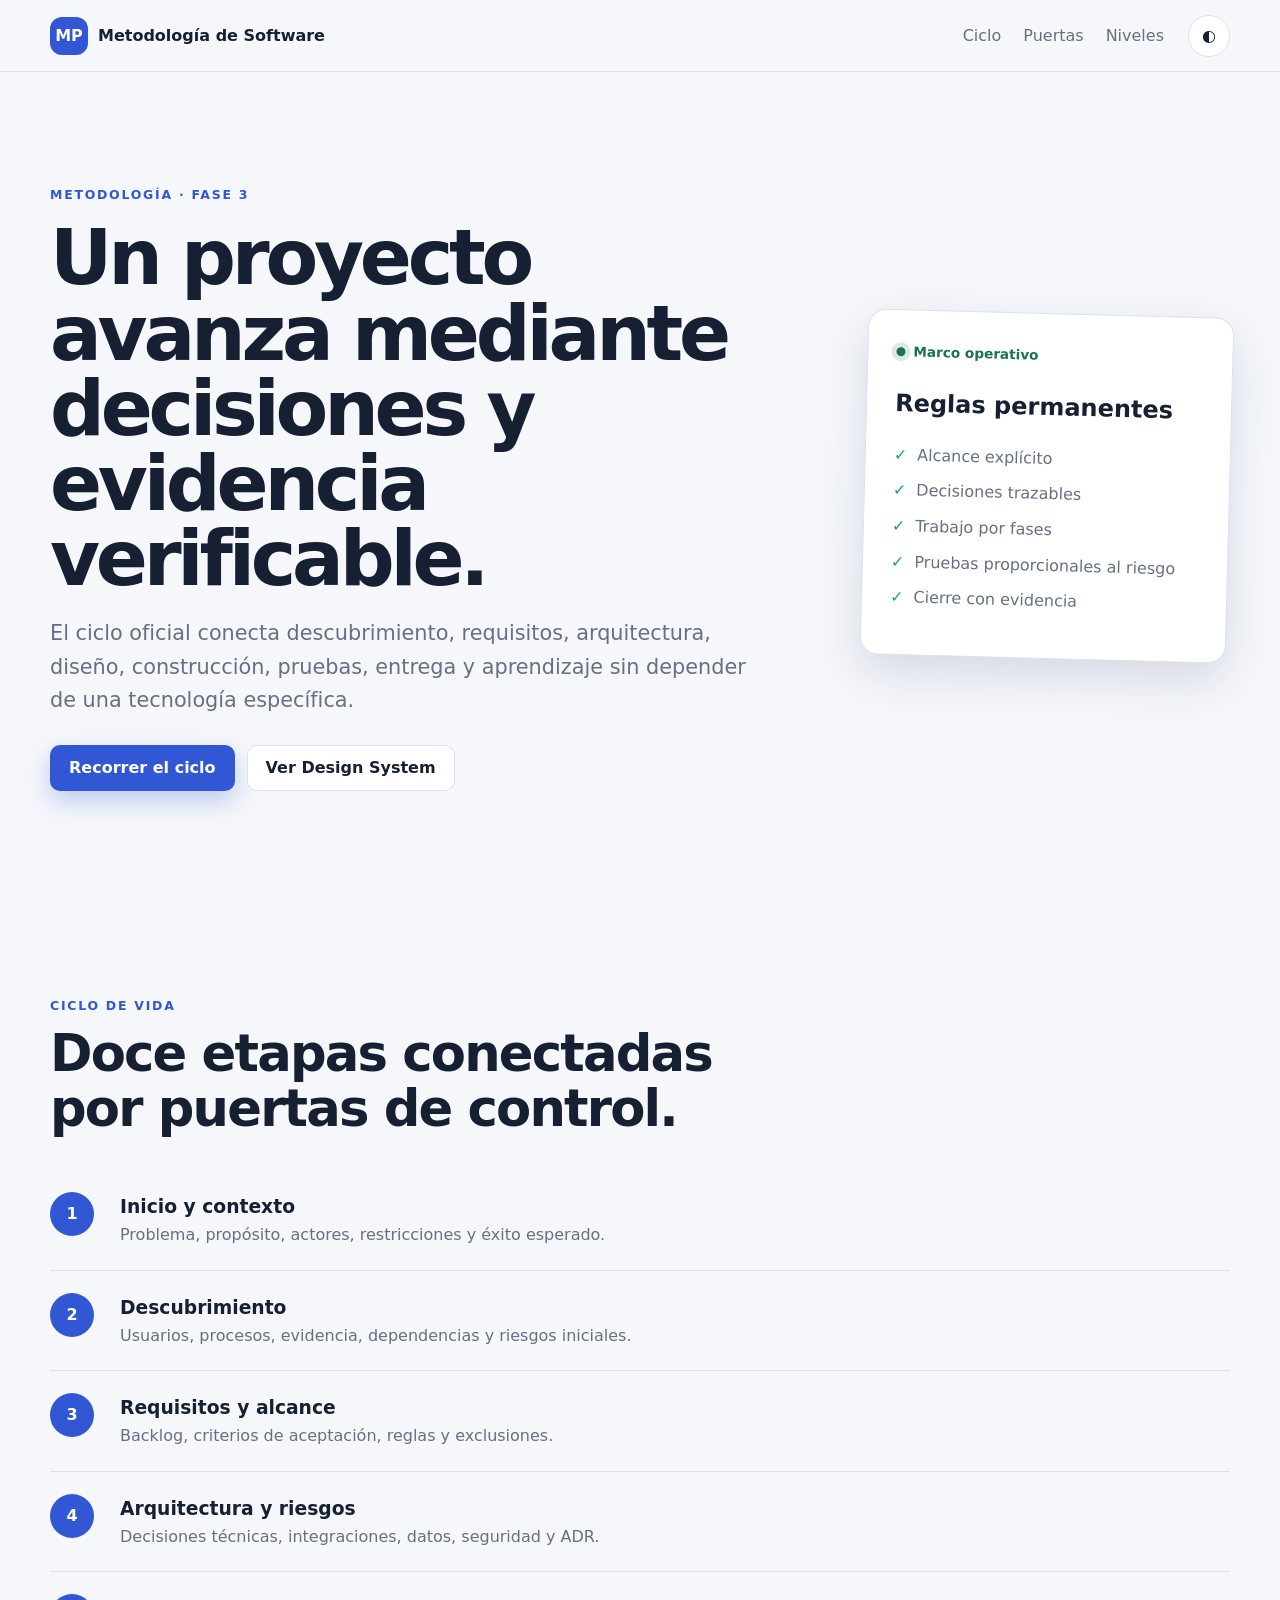
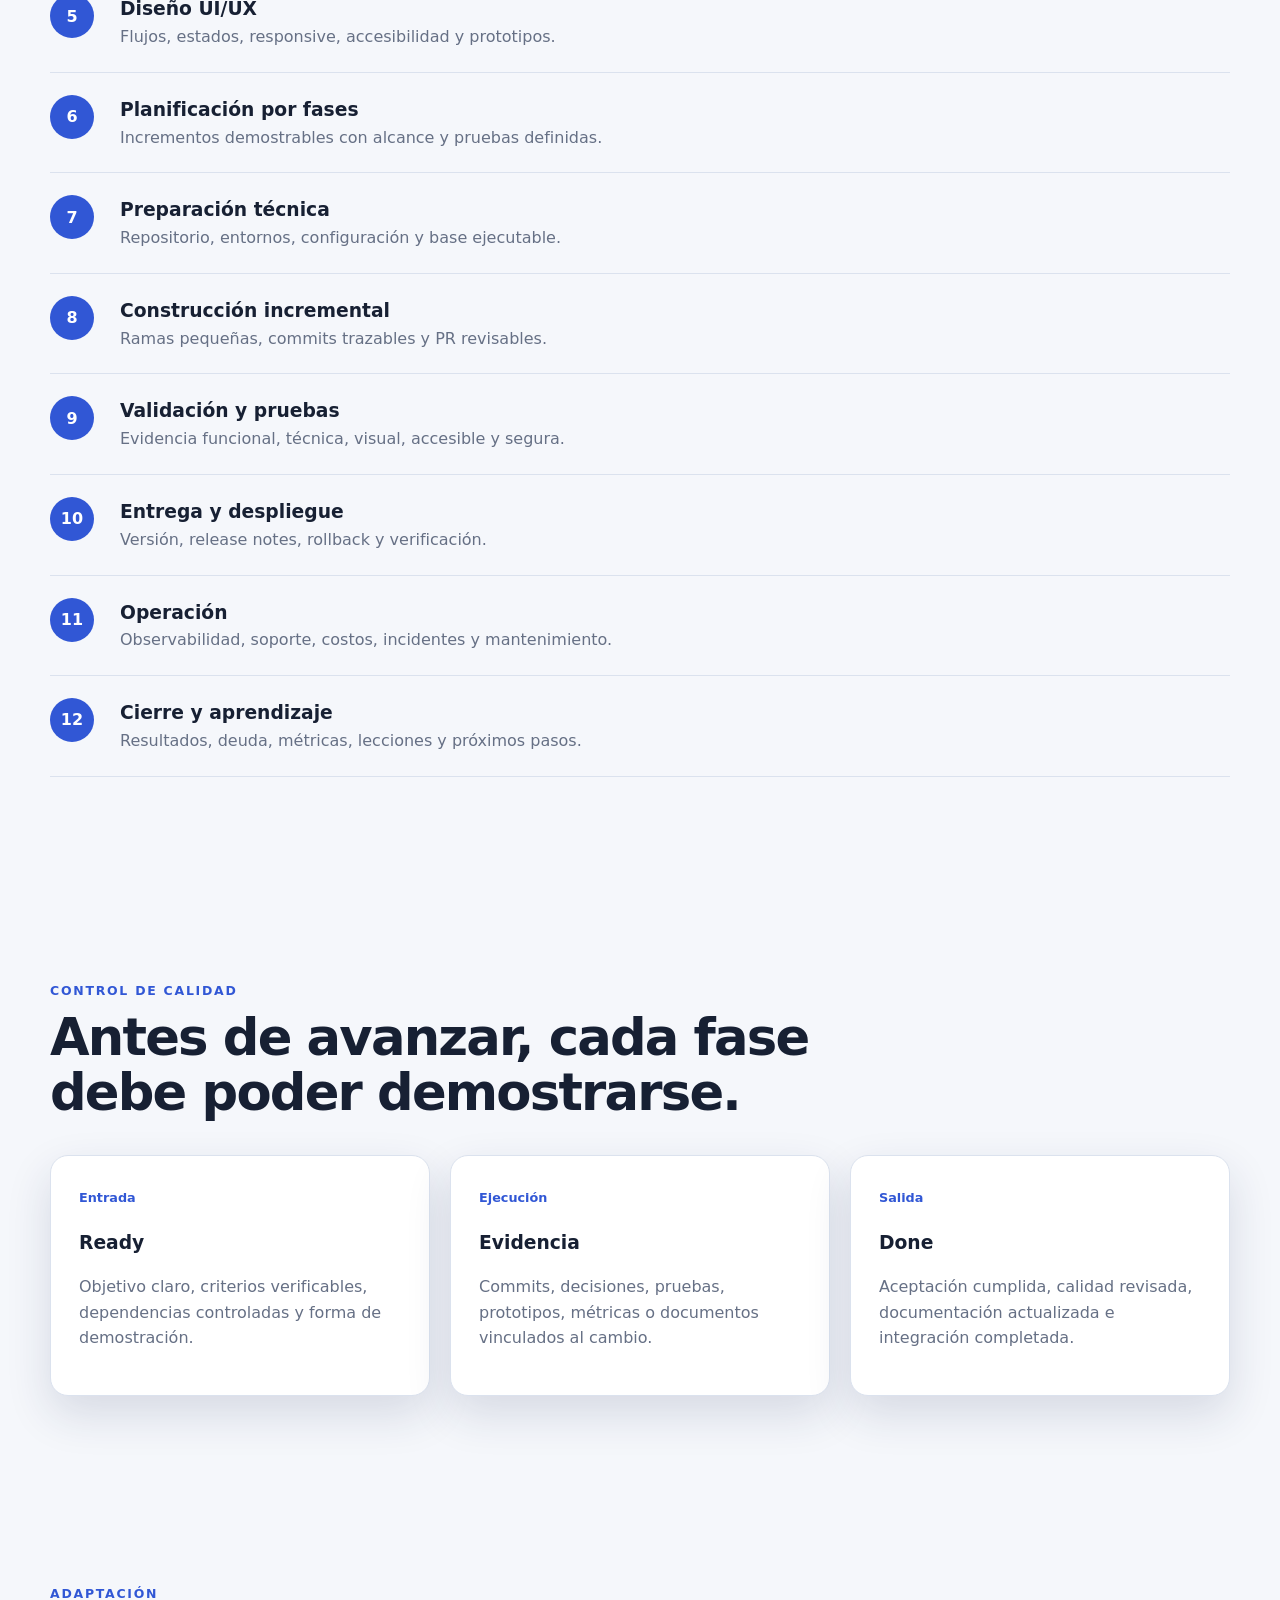
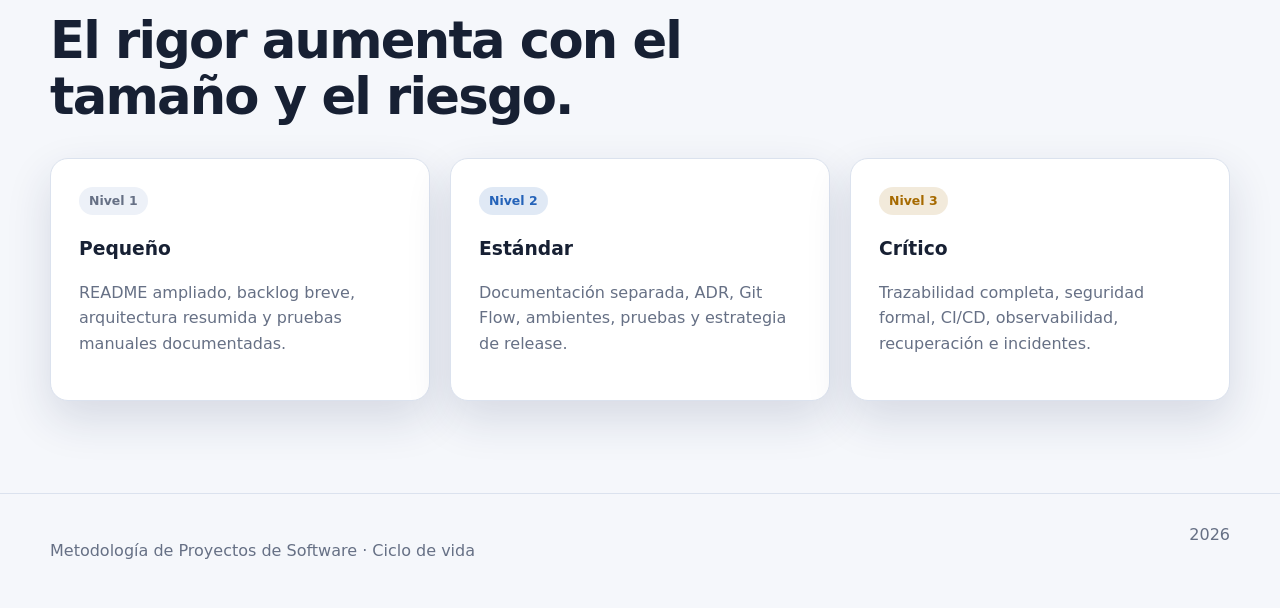
<file: metodologia.html>
<!doctype html>
<html lang="es" data-theme="light">
<head>
  <meta charset="utf-8">
  <meta name="viewport" content="width=device-width, initial-scale=1">
  <meta name="description" content="Ciclo de vida y metodología reutilizable para proyectos de software.">
  <title>Metodología de desarrollo</title>
  <link rel="stylesheet" href="style.css">
  <script src="script.js" defer></script>
</head>
<body>
  <a class="skip-link" href="#contenido">Saltar al contenido principal</a>
  <header class="topbar">
    <a class="brand" href="index.html" aria-label="Volver al laboratorio visual"><span class="brand-mark" aria-hidden="true">MP</span><span>Metodología de Software</span></a>
    <nav class="nav" aria-label="Navegación principal"><a href="#ciclo">Ciclo</a><a href="#puertas">Puertas</a><a href="#niveles">Niveles</a></nav>
    <button id="themeToggle" class="icon-button" type="button" aria-label="Cambiar tema" aria-pressed="false">◐</button>
  </header>
  <main id="contenido">
    <section class="hero section">
      <div class="hero-copy"><span class="eyebrow">Metodología · Fase 3</span><h1>Un proyecto avanza mediante decisiones y evidencia verificable.</h1><p>El ciclo oficial conecta descubrimiento, requisitos, arquitectura, diseño, construcción, pruebas, entrega y aprendizaje sin depender de una tecnología específica.</p><div class="actions"><a class="button primary" href="#ciclo">Recorrer el ciclo</a><a class="button secondary" href="index.html">Ver Design System</a></div></div>
      <aside class="hero-panel card"><span class="status"><span aria-hidden="true"></span> Marco operativo</span><h2>Reglas permanentes</h2><ul class="check-list"><li>Alcance explícito</li><li>Decisiones trazables</li><li>Trabajo por fases</li><li>Pruebas proporcionales al riesgo</li><li>Cierre con evidencia</li></ul></aside>
    </section>
    <section id="ciclo" class="section">
      <div class="section-heading"><span class="eyebrow">Ciclo de vida</span><h2>Doce etapas conectadas por puertas de control.</h2></div>
      <ol class="timeline">
        <li><span>1</span><div><h3>Inicio y contexto</h3><p>Problema, propósito, actores, restricciones y éxito esperado.</p></div></li>
        <li><span>2</span><div><h3>Descubrimiento</h3><p>Usuarios, procesos, evidencia, dependencias y riesgos iniciales.</p></div></li>
        <li><span>3</span><div><h3>Requisitos y alcance</h3><p>Backlog, criterios de aceptación, reglas y exclusiones.</p></div></li>
        <li><span>4</span><div><h3>Arquitectura y riesgos</h3><p>Decisiones técnicas, integraciones, datos, seguridad y ADR.</p></div></li>
        <li><span>5</span><div><h3>Diseño UI/UX</h3><p>Flujos, estados, responsive, accesibilidad y prototipos.</p></div></li>
        <li><span>6</span><div><h3>Planificación por fases</h3><p>Incrementos demostrables con alcance y pruebas definidas.</p></div></li>
        <li><span>7</span><div><h3>Preparación técnica</h3><p>Repositorio, entornos, configuración y base ejecutable.</p></div></li>
        <li><span>8</span><div><h3>Construcción incremental</h3><p>Ramas pequeñas, commits trazables y PR revisables.</p></div></li>
        <li><span>9</span><div><h3>Validación y pruebas</h3><p>Evidencia funcional, técnica, visual, accesible y segura.</p></div></li>
        <li><span>10</span><div><h3>Entrega y despliegue</h3><p>Versión, release notes, rollback y verificación.</p></div></li>
        <li><span>11</span><div><h3>Operación</h3><p>Observabilidad, soporte, costos, incidentes y mantenimiento.</p></div></li>
        <li><span>12</span><div><h3>Cierre y aprendizaje</h3><p>Resultados, deuda, métricas, lecciones y próximos pasos.</p></div></li>
      </ol>
    </section>
    <section id="puertas" class="section surface-section">
      <div class="section-heading"><span class="eyebrow">Control de calidad</span><h2>Antes de avanzar, cada fase debe poder demostrarse.</h2></div>
      <div class="grid three-columns"><article class="card"><span class="card-number">Entrada</span><h3>Ready</h3><p>Objetivo claro, criterios verificables, dependencias controladas y forma de demostración.</p></article><article class="card"><span class="card-number">Ejecución</span><h3>Evidencia</h3><p>Commits, decisiones, pruebas, prototipos, métricas o documentos vinculados al cambio.</p></article><article class="card"><span class="card-number">Salida</span><h3>Done</h3><p>Aceptación cumplida, calidad revisada, documentación actualizada e integración completada.</p></article></div>
    </section>
    <section id="niveles" class="section">
      <div class="section-heading"><span class="eyebrow">Adaptación</span><h2>El rigor aumenta con el tamaño y el riesgo.</h2></div>
      <div class="grid three-columns"><article class="card"><span class="badge neutral">Nivel 1</span><h3>Pequeño</h3><p>README ampliado, backlog breve, arquitectura resumida y pruebas manuales documentadas.</p></article><article class="card"><span class="badge info">Nivel 2</span><h3>Estándar</h3><p>Documentación separada, ADR, Git Flow, ambientes, pruebas y estrategia de release.</p></article><article class="card"><span class="badge warning">Nivel 3</span><h3>Crítico</h3><p>Trazabilidad completa, seguridad formal, CI/CD, observabilidad, recuperación e incidentes.</p></article></div>
    </section>
  </main>
  <footer class="footer"><p>Metodología de Proyectos de Software · Ciclo de vida</p><span id="currentYear"></span></footer>
</body>
</html>
</file>
<file: styles-gallery.css>
*{box-sizing:border-box}html{scroll-behavior:smooth}body{margin:0;background:#f4f5f7;color:#15171a;font-family:Inter,ui-sans-serif,system-ui,-apple-system,BlinkMacSystemFont,"Segoe UI",sans-serif;overflow-x:hidden}button,input{font:inherit}a{color:inherit;text-decoration:none}.shell{width:min(1180px,calc(100% - 32px));margin:0 auto}.site-header{position:sticky;top:0;z-index:20;display:flex;align-items:center;justify-content:space-between;gap:20px;width:100%;padding:14px max(16px,calc((100% - 1180px)/2));background:rgba(244,245,247,.9);border-bottom:1px solid #d8dde5;backdrop-filter:blur(16px)}.brand{display:flex;align-items:center;gap:10px}.brand span{display:grid;place-items:center;width:40px;height:40px;border-radius:12px;background:#111827;color:#fff;font-weight:900}.site-header nav{display:flex;align-items:center;justify-content:flex-end;flex-wrap:wrap;gap:14px}.nav-cta,.main-button,.secondary-button{display:inline-flex;align-items:center;justify-content:center;min-height:46px;padding:0 18px;border-radius:12px;font-weight:800;text-align:center}.nav-cta,.main-button{background:#111827;color:#fff}.secondary-button{border:1px solid #cbd3df;background:#fff}.hero{display:grid;grid-template-columns:minmax(0,1.25fr) minmax(280px,.75fr);align-items:center;gap:48px;padding:92px 0 76px}.kicker{margin:0 0 10px;color:#5c54d6;font-size:.8rem;font-weight:900;letter-spacing:.14em;text-transform:uppercase}.hero h1,.section-title h2,.recommendation h2{margin:0;line-height:1.02;letter-spacing:-.045em}.hero h1{font-size:clamp(2.7rem,7vw,5.6rem)}.hero-copy{max-width:760px;color:#5d6674;font-size:1.15rem}.hero-actions{display:flex;flex-wrap:wrap;gap:12px;margin-top:28px}.hero-summary{min-width:0;padding:28px;border:1px solid #d7dde7;border-radius:24px;background:#fff;box-shadow:0 24px 70px rgba(26,34,51,.1)}.hero-summary ul{display:grid;grid-template-columns:repeat(2,minmax(0,1fr));gap:10px;margin:18px 0 0;padding:0;list-style:none}.hero-summary li{min-width:0;padding:10px 12px;border-radius:10px;background:#f1f3f7;font-size:.9rem;overflow-wrap:anywhere}.styles-section{padding:72px 0}.section-title{max-width:820px;margin-bottom:34px}.section-title h2{font-size:clamp(2.1rem,5vw,4rem)}.section-title>p:last-child{color:#646d79}.style-gallery{display:grid;gap:32px}.style-card{position:relative;min-width:0;padding:30px;overflow:hidden}.style-heading{display:flex;justify-content:space-between;align-items:flex-start;gap:20px;margin-bottom:24px}.style-heading>div{min-width:0}.style-heading h3{margin:4px 0 8px;font-size:clamp(1.6rem,4vw,2.4rem);overflow-wrap:anywhere}.style-heading p{margin:0;max-width:620px;overflow-wrap:anywhere}.style-number{font-size:.8rem;font-weight:900;letter-spacing:.12em}.focus-style{flex:0 0 auto;min-height:40px;padding:0 14px;cursor:pointer}.component-demo{display:grid;grid-template-columns:minmax(0,1.25fr) minmax(230px,.75fr);gap:16px;align-items:stretch}.component-demo>*{min-width:0}.demo-card{grid-row:span 3;display:flex;flex-direction:column;align-items:flex-start;padding:24px}.demo-card h4{margin:12px 0 6px;font-size:1.35rem;overflow-wrap:anywhere}.demo-card p{margin:0 0 20px;overflow-wrap:anywhere}.demo-actions{display:flex;flex-wrap:wrap;gap:8px;margin-top:auto}.demo-card button,.component-demo>label input{min-height:44px}.demo-card button{padding:0 16px;cursor:pointer}.demo-card .alt{margin-left:0}.demo-badge{display:inline-flex;max-width:100%;padding:5px 10px;font-size:.76rem;font-weight:900;overflow-wrap:anywhere}.demo-alert{display:grid;align-content:center;gap:4px;min-height:76px;padding:15px;overflow-wrap:anywhere}.demo-alert span,.component-demo label{font-size:.9rem}.component-demo>label{display:grid;align-content:center;gap:7px;min-height:76px;padding:14px;font-weight:700;overflow-wrap:anywhere}.component-demo>label input[type="text"]{width:100%;min-width:0;padding:0 12px}.demo-check{display:flex!important;align-items:center!important;align-content:initial!important;gap:9px}.demo-check input{flex:0 0 auto;width:18px!important;min-height:18px!important}.usage-note{margin:22px 0 0;padding-top:18px;border-top:1px solid currentColor;opacity:.78;overflow-wrap:anywhere}.style-card.is-focused{outline:5px solid #5c54d6;outline-offset:6px}.glass-style{color:#fff;background:radial-gradient(circle at 20% 20%,#6b8cff 0,transparent 30%),radial-gradient(circle at 85% 15%,#ed7fd8 0,transparent 25%),linear-gradient(135deg,#15243f,#341a4c);border-radius:30px}.glass-style .component-demo>*{border:1px solid rgba(255,255,255,.25);background:rgba(255,255,255,.13);box-shadow:0 20px 55px rgba(0,0,0,.22);backdrop-filter:blur(18px);border-radius:18px}.glass-style button,.glass-style input{border:1px solid rgba(255,255,255,.35);border-radius:12px;background:rgba(255,255,255,.2);color:#fff}.glass-style .demo-card button:first-of-type{background:#fff;color:#251e45}.glass-style .demo-badge{border-radius:999px;background:rgba(255,255,255,.2)}.clay-style{color:#392f52;background:#f7dff0;border-radius:34px}.clay-style .component-demo>*{border:0;border-radius:26px;background:#f0cde5;box-shadow:12px 12px 25px #d4abc8,-12px -12px 25px #fff5fc}.clay-style button,.clay-style input{border:0;border-radius:16px;background:#8b6bd8;color:#fff;box-shadow:inset -4px -4px 8px rgba(56,34,112,.25),inset 4px 4px 8px rgba(255,255,255,.25)}.clay-style input{background:#f9edf6;color:#392f52}.clay-style .demo-badge{border-radius:999px;background:#ffc3a7}.minimal-style{background:#fff;border:1px solid #dfe3e8}.minimal-style .style-heading{border-bottom:1px solid #dfe3e8;padding-bottom:20px}.minimal-style .component-demo>*{border:1px solid #dfe3e8;background:#fff}.minimal-style .demo-card,.minimal-style .demo-alert{border-radius:0}.minimal-style button{border:1px solid #111;background:#111;color:#fff}.minimal-style .alt{background:#fff;color:#111}.minimal-style input{border:0;border-bottom:2px solid #111;background:transparent}.minimal-style .demo-badge{padding-left:0;text-transform:uppercase;letter-spacing:.12em}.neo-style{color:#394150;background:#e5e9f0;border-radius:28px}.neo-style .component-demo>*{border:0;border-radius:18px;background:#e5e9f0;box-shadow:10px 10px 22px #bdc1c7,-10px -10px 22px #fff}.neo-style button,.neo-style input{border:0;border-radius:12px;background:#e5e9f0;color:#394150;box-shadow:6px 6px 12px #bdc1c7,-6px -6px 12px #fff}.neo-style button:active{box-shadow:inset 4px 4px 8px #bdc1c7,inset -4px -4px 8px #fff}.neo-style .demo-badge{border-radius:10px;box-shadow:inset 3px 3px 6px #bdc1c7,inset -3px -3px 6px #fff}.bento-style{color:#142018;background:#dcebd8;border-radius:26px}.bento-style .component-demo{grid-template-columns:repeat(3,minmax(0,1fr))}.bento-style .component-demo>*{border:1px solid #b8cfb2;border-radius:22px;background:#f9fff7}.bento-style .bento-main{grid-column:span 2;grid-row:span 2}.bento-style .demo-alert,.bento-style label{padding:18px}.bento-style button{border:0;border-radius:12px;background:#1f6b45;color:#fff}.bento-style input{border:1px solid #a9c2a4;border-radius:10px;background:#fff}.bento-style .demo-badge{border-radius:999px;background:#d7f5c9;color:#1f6b45}.brutal-style{color:#111;background:#ffd84d;border:4px solid #111;box-shadow:10px 10px 0 #111}.brutal-style .component-demo>*{border:3px solid #111;background:#fff;box-shadow:6px 6px 0 #111}.brutal-style button,.brutal-style input{border:3px solid #111;background:#ff5f82;color:#111;box-shadow:4px 4px 0 #111;font-weight:900}.brutal-style .alt{background:#64d7ff}.brutal-style .demo-alert{background:#b8ff66}.brutal-style .demo-badge{border:2px solid #111;background:#9f7cff}.material-style{background:#f5f7fb;color:#25314d;border-radius:24px;box-shadow:0 12px 35px rgba(37,49,77,.12)}.material-style .component-demo>*{border:0;border-radius:16px;background:#fff;box-shadow:0 5px 16px rgba(37,49,77,.14)}.material-style button{border:0;border-radius:999px;background:#536dfe;color:#fff}.material-style .alt{background:#e8ebff;color:#3347c9}.material-style input{border:1px solid #c9d0df;border-radius:6px;background:#fff}.material-style .demo-badge{border-radius:999px;background:#e6eaff;color:#4055d8}.material-style .demo-alert{border-left:5px solid #536dfe}.editorial-style{background:#f6f0e7;color:#201a17;border:1px solid #cbbfae}.editorial-style .style-heading h3,.editorial-style .demo-card h4{font-family:Georgia,"Times New Roman",serif}.editorial-style .style-heading h3{font-size:clamp(2rem,5vw,3.5rem)}.editorial-style .component-demo>*{border-top:2px solid #201a17;background:transparent}.editorial-style button{border:0;border-bottom:2px solid #201a17;background:transparent;color:#201a17;font-weight:900}.editorial-style .alt{opacity:.65}.editorial-style input{border:0;border-bottom:1px solid #201a17;background:transparent}.editorial-style .demo-badge{padding-left:0;text-transform:uppercase;letter-spacing:.18em}.retro-style{color:#111;background:#c0c0c0;border:3px outset #fff;font-family:"Courier New",monospace}.retro-style .component-demo>*{border:3px outset #fff;background:#d9d9d9}.retro-style button,.retro-style input{border:3px outset #fff;border-radius:0;background:#c0c0c0;color:#111;font-family:inherit}.retro-style button:active{border-style:inset}.retro-style .demo-alert{background:#000080;color:#fff}.retro-style .demo-badge{border:1px solid #111;background:#ffff00}.cyber-style{color:#dffcff;background:linear-gradient(135deg,#050811,#10152a);border:1px solid #22e6ff;box-shadow:0 0 30px rgba(34,230,255,.2)}.cyber-style .component-demo>*{border:1px solid #22e6ff;background:rgba(5,8,17,.88);box-shadow:inset 0 0 20px rgba(34,230,255,.08)}.cyber-style button,.cyber-style input{border:1px solid #ff3bd4;border-radius:0;background:#0b1020;color:#dffcff;box-shadow:0 0 12px rgba(255,59,212,.4);text-transform:uppercase}.cyber-style .demo-badge{border:1px solid #22e6ff;background:#0b1020;color:#22e6ff;letter-spacing:.12em}.cyber-style .demo-alert{color:#9dff72}.recommendation{display:flex;align-items:center;justify-content:space-between;gap:30px;margin-top:40px;margin-bottom:80px;padding:36px;border-radius:24px;background:#111827;color:#fff}.recommendation p{max-width:760px;color:#cbd5e1}.recommendation .main-button{background:#fff;color:#111827}.recommendation-actions{display:flex;flex-wrap:wrap;justify-content:flex-end;gap:10px}.dark-secondary{border-color:#596579;background:transparent;color:#fff}footer{display:flex;justify-content:space-between;gap:20px;padding:28px max(16px,calc((100% - 1180px)/2));border-top:1px solid #d8dde5;color:#657080}@media(max-width:920px){.site-header{align-items:flex-start}.site-header nav>a:not(.nav-cta){display:none}}@media(max-width:820px){.hero{grid-template-columns:1fr}.component-demo{grid-template-columns:1fr}.demo-card{grid-row:auto}.bento-style .component-demo{grid-template-columns:1fr}.bento-style .bento-main{grid-column:auto;grid-row:auto}.recommendation{align-items:flex-start;flex-direction:column}.recommendation-actions{justify-content:flex-start}}@media(max-width:600px){.site-header{display:grid;grid-template-columns:1fr auto}.brand strong{display:none}.hero{padding-top:56px}.style-card{padding:20px}.style-heading{flex-direction:column}.focus-style{width:100%}.demo-actions{width:100%}.demo-actions button{flex:1;min-width:130px}.hero-summary ul{grid-template-columns:1fr}.recommendation{padding:24px}footer{flex-direction:column}}
</file>
<file: design-wizard.css>
*{box-sizing:border-box}body{margin:0;background:#eef1f5;color:#172033;font-family:Inter,ui-sans-serif,system-ui,-apple-system,BlinkMacSystemFont,"Segoe UI",sans-serif;overflow-x:hidden}button,input{font:inherit}a{color:inherit}.wizard-header{display:grid;grid-template-columns:1fr auto 1fr;align-items:center;gap:20px;padding:18px max(16px,calc((100% - 1180px)/2));background:#fff;border-bottom:1px solid #dce2ea;font-weight:800}.wizard-header a:last-child{text-align:right}.back-button{text-decoration:none}.wizard-shell{width:min(1180px,calc(100% - 32px));margin:0 auto;padding:64px 0 80px}.wizard-intro{max-width:850px;margin-bottom:34px}.eyebrow,.preview-label{color:#5b55d6;font-size:.78rem;font-weight:900;letter-spacing:.13em;text-transform:uppercase}.wizard-intro h1{margin:8px 0 14px;font-size:clamp(2.4rem,6vw,4.8rem);line-height:1;letter-spacing:-.045em}.wizard-intro p{color:#626d7b;font-size:1.08rem}.wizard-layout{display:grid;grid-template-columns:minmax(300px,.7fr) minmax(0,1.3fr);gap:26px;align-items:start}.question-panel,.live-preview-wrap,.result-panel{min-width:0;padding:26px;border:1px solid #d9e0e9;border-radius:22px;background:#fff}.question-panel{position:sticky;top:20px}.progress-row{display:grid;gap:10px;margin-bottom:24px;font-weight:800}.progress-row progress{width:100%;height:10px}.question-step{display:none;margin:0;padding:0;border:0}.question-step.active{display:grid;gap:12px}.question-step legend{margin-bottom:20px;font-size:1.45rem;font-weight:900}.question-step label{display:flex;align-items:flex-start;gap:10px;padding:15px;border:1px solid #d7dee8;border-radius:12px;cursor:pointer}.question-step label:has(input:checked){border-color:#5b55d6;background:#f0efff}.question-step input{margin-top:3px}.wizard-actions,.result-actions{display:flex;flex-wrap:wrap;gap:10px;margin-top:26px}.wizard-actions button,.result-actions button,.result-actions a{display:inline-flex;align-items:center;justify-content:center;min-height:44px;padding:0 16px;border:1px solid #cbd4df;border-radius:10px;background:#fff;color:#172033;text-decoration:none;font-weight:800;cursor:pointer}.wizard-actions button:last-child:not([hidden]),.result-actions a{background:#172033;color:#fff}.wizard-actions button:disabled{opacity:.45}.preview-label{margin-top:0}.site-preview{--accent:#3157d5;--soft:#e9edff;min-width:0;overflow:hidden;border-radius:18px;background:#fff;color:#172033;box-shadow:0 18px 45px rgba(26,34,50,.12);transition:.25s ease}.site-preview nav{display:flex;justify-content:space-between;align-items:center;gap:16px;padding:18px 22px;border-bottom:1px solid rgba(0,0,0,.09)}.site-preview nav div{display:flex;align-items:center;gap:14px;font-size:.8rem}.site-preview button{min-height:38px;padding:0 14px;border:0;border-radius:9px;background:var(--accent);color:#fff;font-weight:800}.preview-secondary{border:1px solid var(--accent)!important;background:transparent!important;color:var(--accent)!important}.preview-actions{display:flex;flex-wrap:wrap;gap:8px}.preview-hero{display:grid;grid-template-columns:1.15fr .85fr;align-items:center;gap:24px;padding:46px 28px}.preview-hero h2{margin:8px 0;font-size:clamp(1.7rem,4vw,3.1rem);line-height:1;letter-spacing:-.04em}.preview-hero p{color:#687281}.preview-visual{display:grid;grid-template-columns:repeat(2,1fr);gap:10px}.preview-visual span{display:grid;place-items:center;min-height:90px;border-radius:14px;background:var(--soft);font-weight:900}.preview-visual span:first-child{grid-column:span 2}.preview-stats{display:grid;grid-template-columns:repeat(3,minmax(0,1fr));gap:12px;padding:0 28px 24px}.preview-stats article{display:grid;gap:4px;padding:15px;border:1px solid rgba(0,0,0,.09);border-radius:12px}.preview-stats strong{font-size:1.45rem}.preview-stats small,.preview-stats span{font-size:.72rem}.preview-alert{display:grid;grid-template-columns:1fr auto;align-items:center;gap:3px 14px;margin:0 28px 24px;padding:14px 16px;border-left:5px solid var(--accent);background:var(--soft)}.preview-alert span{font-size:.8rem}.preview-alert button{grid-column:2;grid-row:1/span 2}.preview-features{display:grid;grid-template-columns:repeat(3,1fr);gap:12px;padding:0 28px 28px}.preview-features article{display:grid;align-content:start;gap:7px;min-width:0;padding:16px;border:1px solid rgba(0,0,0,.09);border-radius:12px}.preview-features p{margin:0;color:#687281;font-size:.85rem}.preview-features a{font-size:.78rem;font-weight:800;text-decoration:none}.feature-icon{display:grid;place-items:center;width:34px;height:34px;border-radius:10px;background:var(--soft);font-size:.75rem;font-weight:900}.preview-content{display:grid;grid-template-columns:1.2fr .8fr;align-items:center;gap:24px;padding:28px;border-block:1px solid rgba(0,0,0,.08)}.preview-content h3,.preview-form h3{margin:7px 0;font-size:1.45rem;line-height:1.1}.preview-content p,.preview-form p{color:#687281}.preview-tags{display:flex;flex-wrap:wrap;gap:6px}.preview-tags span{padding:5px 8px;border-radius:999px;background:var(--soft);font-size:.7rem;font-weight:800}.preview-chart{display:flex;align-items:end;gap:8px;height:150px;padding:16px;border:1px solid rgba(0,0,0,.09);border-radius:14px}.preview-chart span{flex:1;min-width:0;border-radius:5px 5px 0 0;background:var(--accent)}.preview-form{display:grid;grid-template-columns:.8fr 1.2fr;gap:24px;padding:28px}.preview-form>div:last-child{display:grid;gap:10px}.preview-form label{display:grid;gap:5px;font-size:.75rem;font-weight:800}.preview-form input{width:100%;min-width:0;min-height:40px;padding:0 10px;border:1px solid rgba(0,0,0,.18);border-radius:8px;background:transparent;color:inherit}.preview-check{display:flex!important;align-items:center;gap:7px}.preview-check input{width:16px!important;min-height:16px!important}.preview-testimonial{padding:28px;background:var(--soft);text-align:center}.preview-testimonial blockquote{max-width:620px;margin:0 auto 10px;font-size:1.2rem;font-weight:800}.preview-testimonial span{font-size:.78rem}.site-preview footer{display:flex;justify-content:space-between;flex-wrap:wrap;gap:12px;padding:20px 28px;border-top:1px solid rgba(0,0,0,.09);font-size:.75rem}.palette-blue{--accent:#3157d5;--soft:#e7edff}.palette-purple{--accent:#7b4bc4;--soft:#efe5ff}.palette-green{--accent:#267451;--soft:#e0f3e8}.palette-warm{--accent:#d85d2f;--soft:#ffe8dc}.preview-glass{background:linear-gradient(135deg,#172947,#4b245c);color:#fff}.preview-glass nav,.preview-glass .preview-features article,.preview-glass .preview-visual span,.preview-glass .preview-stats article,.preview-glass .preview-chart,.preview-glass .preview-form input{border-color:rgba(255,255,255,.22);background:rgba(255,255,255,.14);backdrop-filter:blur(15px)}.preview-glass p{color:#e2e8f2}.preview-glass .preview-secondary{border-color:#fff!important;color:#fff!important}.preview-clay{background:#f5dced;color:#40304d;box-shadow:12px 12px 30px #c9b2c1,-12px -12px 30px #fff}.preview-clay nav,.preview-clay .preview-features article,.preview-clay .preview-visual span,.preview-clay .preview-stats article,.preview-clay .preview-chart,.preview-clay .preview-form input{border:0;background:#efcce3;box-shadow:7px 7px 16px #cbaabd,-7px -7px 16px #fff4fc;border-radius:20px}.preview-clay button{border-radius:16px}.preview-neo{background:#e6eaf0;color:#394150}.preview-neo nav,.preview-neo .preview-features article,.preview-neo .preview-visual span,.preview-neo .preview-stats article,.preview-neo .preview-chart,.preview-neo .preview-form input{border:0;background:#e6eaf0;box-shadow:7px 7px 15px #c1c5cb,-7px -7px 15px #fff}.preview-neo button{background:#e6eaf0;color:#394150;box-shadow:5px 5px 10px #c1c5cb,-5px -5px 10px #fff}.preview-neo .preview-secondary{border:0!important;color:#394150!important}.preview-bento .preview-hero{grid-template-columns:1fr}.preview-bento .preview-visual{grid-template-columns:repeat(3,1fr)}.preview-bento .preview-visual span:first-child{grid-column:auto}.preview-bento .preview-features article,.preview-bento .preview-stats article{background:var(--soft);border:0}.preview-brutal{border:4px solid #111;border-radius:0;background:#ffd84d;box-shadow:8px 8px 0 #111;color:#111}.preview-brutal nav,.preview-brutal .preview-features article,.preview-brutal .preview-visual span,.preview-brutal .preview-stats article,.preview-brutal .preview-chart,.preview-brutal .preview-form input{border:3px solid #111;border-radius:0;background:#fff;box-shadow:4px 4px 0 #111}.preview-brutal button{border:3px solid #111;border-radius:0;background:#ff5f82;color:#111;box-shadow:3px 3px 0 #111}.preview-brutal .preview-secondary{border:3px solid #111!important;background:#64d7ff!important;color:#111!important}.result-panel{margin-top:28px}.result-panel h2{font-size:clamp(2rem,5vw,3.5rem);margin:8px 0}.recommendation-list{display:grid;grid-template-columns:repeat(3,minmax(0,1fr));gap:14px;margin-top:22px}.recommendation-item{padding:18px;border:1px solid #d8e0e9;border-radius:14px}.recommendation-item strong{display:block;margin-bottom:6px}.recommendation-item span{color:#687281;font-size:.9rem}@media(max-width:900px){.wizard-layout{grid-template-columns:1fr}.question-panel{position:static}.recommendation-list{grid-template-columns:1fr}}@media(max-width:650px){.wizard-header{grid-template-columns:1fr auto}.wizard-header span{display:none}.wizard-shell{padding-top:42px}.question-panel,.live-preview-wrap,.result-panel{padding:18px}.preview-hero,.preview-content,.preview-form{grid-template-columns:1fr;padding:30px 18px}.preview-features,.preview-stats{grid-template-columns:1fr;padding:0 18px 18px}.preview-alert{grid-template-columns:1fr;margin:0 18px 18px}.preview-alert button{grid-column:auto;grid-row:auto;justify-self:start}.site-preview nav div span{display:none}.wizard-actions button{flex:1}.site-preview footer{flex-direction:column;padding:18px}.preview-testimonial{padding:22px 18px}}
</file>
<file: catalogo-estilos.css>
*{box-sizing:border-box}body{margin:0;background:#eef1f5;color:#172033;font-family:Inter,ui-sans-serif,system-ui,-apple-system,BlinkMacSystemFont,"Segoe UI",sans-serif;overflow-x:hidden}a{color:inherit}.catalog-header{display:grid;grid-template-columns:1fr auto 1fr;align-items:center;gap:16px;padding:18px max(16px,calc((100% - 1220px)/2));background:#fff;border-bottom:1px solid #dbe1e9;font-weight:800}.catalog-header a{text-decoration:none}.catalog-header a:last-child{text-align:right}.catalog-shell{width:min(1220px,calc(100% - 32px));margin:0 auto;padding:64px 0 90px}.catalog-hero{max-width:900px}.eyebrow{margin:0;color:#5c54d6;font-size:.8rem;font-weight:900;letter-spacing:.14em;text-transform:uppercase}.catalog-hero h1{margin:10px 0 16px;font-size:clamp(2.5rem,6vw,5rem);line-height:1;letter-spacing:-.05em}.catalog-hero>p:last-child{color:#657080;font-size:1.08rem}.catalog-tools{display:grid;grid-template-columns:minmax(0,1fr) minmax(200px,.35fr) auto;align-items:end;gap:14px;margin:36px 0 28px;padding:18px;border:1px solid #d9e0e8;border-radius:18px;background:#fff}.catalog-tools label{display:grid;gap:7px;font-weight:800}.catalog-tools input,.catalog-tools select{width:100%;min-width:0;min-height:44px;padding:0 12px;border:1px solid #cbd4df;border-radius:10px;background:#fff;font:inherit}.catalog-tools p{margin:0 0 12px;color:#687281;font-weight:800}.catalog-grid{display:grid;grid-template-columns:repeat(3,minmax(0,1fr));gap:22px}.catalog-card{min-width:0;overflow:hidden;border:1px solid #d9e0e8;border-radius:22px;background:#fff;box-shadow:0 12px 32px rgba(27,36,54,.08)}.mini-ui{display:grid;align-content:start;min-height:255px;padding:22px;overflow:hidden}.mini-nav{display:block;width:100%;height:10px;margin-bottom:34px;border-radius:999px;background:currentColor;opacity:.25}.mini-ui strong{font-size:1.5rem;overflow-wrap:anywhere}.mini-ui p{min-height:42px;overflow-wrap:anywhere}.mini-ui button{justify-self:start;min-height:40px;padding:0 15px;border:0;border-radius:10px;font:inherit;font-weight:900}.card-copy{padding:20px}.card-copy h2{margin:0 0 8px;font-size:1.25rem}.card-copy p{min-height:44px;margin:0 0 16px;color:#687281;font-size:.9rem}.card-copy span{display:inline-flex;padding:5px 9px;border-radius:999px;background:#eef1f5;font-size:.75rem;font-weight:900}.theme-minimal .mini-ui{background:#fff;color:#111;border-bottom:1px solid #ddd}.theme-minimal button{border-radius:0;background:#111;color:#fff}.theme-glass .mini-ui{color:#fff;background:radial-gradient(circle at 20% 15%,#7797ff,transparent 30%),linear-gradient(135deg,#172947,#4b245c)}.theme-glass .mini-ui>*{padding:8px;border:1px solid rgba(255,255,255,.2);border-radius:12px;background:rgba(255,255,255,.12);backdrop-filter:blur(10px)}.theme-glass button{background:#fff!important;color:#251e45}.theme-clay .mini-ui{background:#f4d8e9;color:#44334d}.theme-clay .mini-ui>*{border-radius:18px;background:#efc9e0;box-shadow:7px 7px 16px #c9a9bd,-7px -7px 16px #fff3fb}.theme-clay button{background:#8263cf;color:#fff}.theme-neo .mini-ui{background:#e5e9f0;color:#394150}.theme-neo .mini-ui>*{border-radius:14px;background:#e5e9f0;box-shadow:7px 7px 14px #bec2c8,-7px -7px 14px #fff}.theme-neo button{color:#394150}.theme-bento .mini-ui{background:#dcebd8;color:#173821}.theme-bento .mini-ui>*{padding:8px;border-radius:14px;background:#f9fff7}.theme-bento button{background:#1f6b45;color:#fff}.theme-brutal .mini-ui{background:#ffd84d;color:#111;border-bottom:4px solid #111}.theme-brutal .mini-ui>*{border:3px solid #111;box-shadow:4px 4px 0 #111;background:#fff}.theme-brutal button{border:3px solid #111;border-radius:0;background:#ff5f82}.theme-material .mini-ui{background:#f5f7fb;color:#25314d}.theme-material .mini-ui>*{padding:8px;border-radius:12px;background:#fff;box-shadow:0 5px 14px rgba(37,49,77,.15)}.theme-material button{border-radius:999px;background:#536dfe;color:#fff}.theme-editorial .mini-ui{background:#f6f0e7;color:#201a17;font-family:Georgia,"Times New Roman",serif}.theme-editorial .mini-ui>*{border-top:2px solid #201a17}.theme-editorial button{border-bottom:2px solid #201a17;border-radius:0;background:transparent}.theme-retro .mini-ui{background:#c0c0c0;color:#111;font-family:"Courier New",monospace}.theme-retro .mini-ui>*{border:3px outset #fff;background:#d9d9d9}.theme-retro button{border:3px outset #fff;border-radius:0;background:#c0c0c0}.theme-cyber .mini-ui{background:#050811;color:#22e6ff}.theme-cyber .mini-ui>*{border:1px solid #22e6ff;box-shadow:0 0 12px rgba(34,230,255,.3)}.theme-cyber button{border:1px solid #ff3bd4;border-radius:0;background:#0b1020;color:#fff}.theme-dark .mini-ui{background:#121722;color:#eef4ff}.theme-dark button{background:#7c8cff;color:#fff}.theme-gradient .mini-ui{background:linear-gradient(135deg,#ff8bd8,#8a8cff,#79e7d7);color:#18152b}.theme-gradient button{background:#18152b;color:#fff}.theme-swiss .mini-ui{background:#fff;color:#111;border-top:20px solid #e52828}.theme-swiss .mini-ui strong{font-size:2rem;line-height:.9}.theme-swiss button{border-radius:0;background:#e52828;color:#fff}.theme-organic .mini-ui{background:#dfead8;color:#29442d;border-radius:45% 10% 35% 5%}.theme-organic button{border-radius:999px;background:#466d4a;color:#fff}.theme-luxury .mini-ui{background:#111;color:#d7bd77;font-family:Georgia,"Times New Roman",serif}.theme-luxury button{border:1px solid #d7bd77;border-radius:0;background:transparent;color:#d7bd77}.theme-y2k .mini-ui{background:linear-gradient(135deg,#c9d6ff,#ffb9e9);color:#3d1b5c}.theme-y2k button{border:2px solid #fff;border-radius:999px;background:linear-gradient(#fff,#a8b9df);color:#3d1b5c;box-shadow:0 0 12px #fff}.theme-monochrome .mini-ui{background:#fff;color:#000;border-bottom:12px solid #000}.theme-monochrome button{border:2px solid #000;border-radius:0;background:#000;color:#fff}.theme-cartoon .mini-ui{background:#ffe98c;color:#3d285e}.theme-cartoon .mini-ui>*{transform:rotate(-1deg)}.theme-cartoon button{border:3px solid #3d285e;border-radius:16px;background:#ff7bac;color:#3d285e;box-shadow:4px 4px 0 #3d285e}.empty-state{padding:40px;text-align:center;font-weight:900}@media(max-width:950px){.catalog-grid{grid-template-columns:repeat(2,minmax(0,1fr))}}@media(max-width:680px){.catalog-header{grid-template-columns:1fr auto}.catalog-header strong{display:none}.catalog-tools{grid-template-columns:1fr}.catalog-tools p{margin:0}.catalog-grid{grid-template-columns:1fr}.catalog-shell{padding-top:42px}.mini-ui{min-height:220px}}
</file>
<file: style.css>
:root {
  color-scheme: light;

  --color-primary: #3157d5;
  --color-primary-strong: #213fa8;
  --color-primary-soft: #e8edff;
  --color-accent: #18a47b;
  --color-background: #f5f7fb;
  --color-surface: #ffffff;
  --color-surface-muted: #edf1f8;
  --color-text: #172033;
  --color-text-muted: #667085;
  --color-border: #dbe2ee;
  --color-info: #2563b9;
  --color-danger: #c73e4d;
  --color-warning: #a66a00;
  --color-success: #167453;

  --space-1: 4px;
  --space-2: 8px;
  --space-3: 12px;
  --space-4: 16px;
  --space-5: 20px;
  --space-6: 24px;
  --space-8: 32px;
  --space-10: 40px;
  --space-12: 48px;
  --space-16: 64px;
  --space-20: 80px;

  --radius-sm: 10px;
  --radius-md: 18px;
  --radius-lg: 28px;
  --radius-pill: 999px;

  --shadow-1: 0 4px 14px rgba(31, 45, 82, .08);
  --shadow-2: 0 12px 30px rgba(31, 45, 82, .10);
  --shadow-3: 0 18px 45px rgba(31, 45, 82, .14);

  --duration-fast: 150ms;
  --duration-normal: 220ms;
  --ease-standard: cubic-bezier(.2, 0, 0, 1);
  --container: 1180px;
}

html[data-theme="dark"] {
  color-scheme: dark;
  --color-primary: #8ea6ff;
  --color-primary-strong: #b7c4ff;
  --color-primary-soft: #202d58;
  --color-accent: #61d2ae;
  --color-background: #0d1320;
  --color-surface: #151d2c;
  --color-surface-muted: #202a3d;
  --color-text: #f4f7fb;
  --color-text-muted: #aab5c7;
  --color-border: #2c3850;
  --color-info: #8dbbff;
  --color-danger: #ff8d99;
  --color-warning: #ffc46b;
  --color-success: #75deb8;
  --shadow-1: 0 4px 14px rgba(0, 0, 0, .18);
  --shadow-2: 0 12px 30px rgba(0, 0, 0, .24);
  --shadow-3: 0 18px 45px rgba(0, 0, 0, .30);
}

* { box-sizing: border-box; }
html { scroll-behavior: smooth; scroll-padding-top: 88px; }
body {
  margin: 0;
  background: var(--color-background);
  color: var(--color-text);
  font-family: Inter, ui-sans-serif, system-ui, -apple-system, BlinkMacSystemFont, "Segoe UI", sans-serif;
  line-height: 1.6;
}
button, input, select { font: inherit; }
a { color: inherit; text-decoration: none; }
code { padding: 2px 6px; background: var(--color-surface-muted); border-radius: 6px; }

:focus-visible {
  outline: 3px solid color-mix(in srgb, var(--color-primary) 45%, transparent);
  outline-offset: 3px;
}

.skip-link {
  position: fixed;
  top: 10px;
  left: 10px;
  z-index: 100;
  padding: 10px 14px;
  color: white;
  background: var(--color-primary-strong);
  border-radius: var(--radius-sm);
  transform: translateY(-160%);
  transition: transform var(--duration-fast) var(--ease-standard);
}
.skip-link:focus { transform: translateY(0); }

.topbar {
  position: sticky;
  top: 0;
  z-index: 20;
  display: flex;
  align-items: center;
  gap: var(--space-6);
  min-height: 72px;
  padding: 12px max(20px, calc((100vw - var(--container)) / 2));
  background: color-mix(in srgb, var(--color-background) 86%, transparent);
  border-bottom: 1px solid var(--color-border);
  backdrop-filter: blur(18px);
}
.brand { display: flex; align-items: center; gap: 10px; font-weight: 800; }
.brand-mark {
  display: grid;
  place-items: center;
  width: 38px;
  aspect-ratio: 1;
  color: white;
  background: var(--color-primary);
  border-radius: 12px;
}
.nav { display: flex; gap: 22px; margin-left: auto; color: var(--color-text-muted); }
.nav a { padding: 8px 0; }
.nav a:hover { color: var(--color-text); }
.icon-button {
  display: grid;
  place-items: center;
  width: 42px;
  height: 42px;
  flex: 0 0 auto;
  border: 1px solid var(--color-border);
  border-radius: 50%;
  color: var(--color-text);
  background: var(--color-surface);
  cursor: pointer;
}
.menu-toggle { display: none; margin-left: auto; }

.section { width: min(calc(100% - 40px), var(--container)); margin: 0 auto; padding: 92px 0; }
.hero { min-height: calc(100vh - 72px); display: grid; grid-template-columns: 1.35fr .65fr; align-items: center; gap: 54px; }
.hero h1 { max-width: 850px; margin: 14px 0 20px; font-size: clamp(2.7rem, 6vw, 5.9rem); line-height: .98; letter-spacing: -.055em; }
.hero-copy > p { max-width: 720px; color: var(--color-text-muted); font-size: clamp(1.05rem, 2vw, 1.3rem); }
.eyebrow { color: var(--color-primary); font-size: .78rem; font-weight: 850; letter-spacing: .14em; text-transform: uppercase; }
.actions, .demo-row { display: flex; flex-wrap: wrap; gap: 12px; margin-top: 28px; }
.compact-row { margin-top: 16px; }

.button {
  display: inline-flex;
  align-items: center;
  justify-content: center;
  min-height: 46px;
  padding: 0 18px;
  border: 1px solid transparent;
  border-radius: var(--radius-sm);
  font-weight: 750;
  cursor: pointer;
  transition: transform var(--duration-normal) var(--ease-standard), box-shadow var(--duration-normal) var(--ease-standard), background var(--duration-normal) var(--ease-standard);
}
.button.small { min-height: 36px; padding-inline: 13px; font-size: .88rem; }
.button:hover:not(:disabled) { transform: translateY(-2px); }
.button:active:not(:disabled) { transform: translateY(0); }
.button.primary { color: #fff; background: var(--color-primary); box-shadow: 0 10px 24px color-mix(in srgb, var(--color-primary) 28%, transparent); }
.button.secondary { color: var(--color-text); background: var(--color-surface); border-color: var(--color-border); }
.button.ghost { color: var(--color-primary); background: transparent; }
.button.danger-button { color: #fff; background: var(--color-danger); }
.button:disabled { opacity: .45; cursor: not-allowed; }

.card { padding: 28px; background: var(--color-surface); border: 1px solid var(--color-border); border-radius: var(--radius-md); box-shadow: var(--shadow-3); }
.hero-panel { transform: rotate(1.5deg); }
.status { display: inline-flex; align-items: center; gap: 8px; color: var(--color-success); font-size: .85rem; font-weight: 800; }
.status span { width: 9px; height: 9px; border-radius: 50%; background: currentColor; box-shadow: 0 0 0 5px color-mix(in srgb, currentColor 15%, transparent); }
.check-list { display: grid; gap: 10px; padding: 0; list-style: none; color: var(--color-text-muted); }
.check-list li::before { content: "✓"; margin-right: 10px; color: var(--color-accent); font-weight: 900; }

.section-heading { max-width: 760px; margin-bottom: 34px; }
.section-heading h2 { margin: 8px 0 0; font-size: clamp(2rem, 4vw, 3.5rem); line-height: 1.08; letter-spacing: -.035em; }
.section-heading p { color: var(--color-text-muted); }
.grid { display: grid; gap: 20px; }
.three-columns { grid-template-columns: repeat(3, 1fr); }
.card-number { color: var(--color-primary); font-size: .8rem; font-weight: 900; }
.card h3 { margin-bottom: 6px; }
.card p { color: var(--color-text-muted); }
.surface-section { position: relative; }
.token-layout, .component-grid { display: grid; grid-template-columns: repeat(2, 1fr); gap: 20px; }
.demo-card { box-shadow: none; }
.full-span { grid-column: 1 / -1; }
.card-heading-row { display: flex; justify-content: space-between; align-items: flex-start; gap: 20px; }
.card-heading-row h2, .card-heading-row h3, .card-heading-row p { margin-top: 0; }

.swatches { display: grid; grid-template-columns: repeat(4, 1fr); gap: 12px; }
.swatches > div { display: grid; gap: 7px; color: var(--color-text-muted); }
.swatch { display: block; min-height: 76px; border: 1px solid var(--color-border); border-radius: var(--radius-sm); }
.primary-swatch { background: var(--color-primary); }
.accent-swatch { background: var(--color-accent); }
.surface-swatch { background: var(--color-surface-muted); }
.text-swatch { background: var(--color-text); }
.success-swatch { background: var(--color-success); }
.warning-swatch { background: var(--color-warning); }
.danger-swatch { background: var(--color-danger); }
.border-swatch { background: var(--color-border); }

.spacing-scale { display: grid; gap: 12px; }
.spacing-scale > div { display: grid; grid-template-columns: 1fr 64px; align-items: center; gap: 14px; }
.space { display: block; height: 14px; background: var(--color-primary); border-radius: var(--radius-pill); }
.space-1 { width: 4px; }.space-2 { width: 8px; }.space-3 { width: 12px; }.space-4 { width: 16px; }.space-6 { width: 24px; }.space-8 { width: 32px; }
.typography-demo p { margin: 8px 0; }
.type-display { font-size: 3rem; line-height: 1; font-weight: 850; letter-spacing: -.04em; }
.type-heading { font-size: 2rem; line-height: 1.1; font-weight: 800; }
.type-title { font-size: 1.25rem; font-weight: 750; }
.type-body { font-size: 1rem; }
.type-caption { font-size: .82rem; }
.elevation-grid { display: grid; grid-template-columns: repeat(3, 1fr); gap: 14px; }
.elevation { display: grid; place-items: center; min-height: 100px; background: var(--color-background); border: 1px solid var(--color-border); border-radius: var(--radius-md); }
.elevation-1 { box-shadow: var(--shadow-1); }.elevation-2 { box-shadow: var(--shadow-2); }.elevation-3 { box-shadow: var(--shadow-3); }

.badge { display: inline-flex; align-items: center; min-height: 28px; padding: 3px 10px; border-radius: var(--radius-pill); font-size: .78rem; font-weight: 800; }
.badge.neutral { color: var(--color-text-muted); background: var(--color-surface-muted); }
.badge.info { color: var(--color-info); background: color-mix(in srgb, var(--color-info) 14%, transparent); }
.badge.success { color: var(--color-success); background: color-mix(in srgb, var(--color-success) 14%, transparent); }
.badge.warning { color: var(--color-warning); background: color-mix(in srgb, var(--color-warning) 14%, transparent); }
.badge.danger { color: var(--color-danger); background: color-mix(in srgb, var(--color-danger) 14%, transparent); }

.field { display: grid; gap: 7px; margin-top: 16px; color: var(--color-text-muted); font-size: .9rem; font-weight: 700; }
input, select {
  width: 100%;
  min-height: 46px;
  padding: 0 13px;
  color: var(--color-text);
  background: var(--color-background);
  border: 1px solid var(--color-border);
  border-radius: var(--radius-sm);
  outline: none;
}
input:focus, select:focus { border-color: var(--color-primary); box-shadow: 0 0 0 4px color-mix(in srgb, var(--color-primary) 14%, transparent); }
.field-error input { border-color: var(--color-danger); }
.field-error small { color: var(--color-danger); }
.checkbox { display: flex; align-items: center; gap: 9px; margin-top: 16px; color: var(--color-text-muted); }
.checkbox input { width: 18px; min-height: 18px; }
.stack { display: grid; gap: 10px; }
.alert { display: grid; gap: 2px; padding: 14px 16px; border-radius: var(--radius-sm); background: var(--color-surface-muted); border-left: 4px solid currentColor; }
.alert span { color: var(--color-text-muted); font-size: .9rem; }
.alert.info { color: var(--color-info); }.alert.success { color: var(--color-success); }.alert.warning { color: var(--color-warning); }.alert.danger { color: var(--color-danger); }

.table-wrapper { overflow-x: auto; margin-top: 18px; border: 1px solid var(--color-border); border-radius: var(--radius-sm); }
table { width: 100%; min-width: 720px; border-collapse: collapse; }
th, td { padding: 14px 16px; text-align: left; border-bottom: 1px solid var(--color-border); }
th { background: var(--color-surface-muted); font-size: .82rem; text-transform: uppercase; letter-spacing: .05em; }
tbody tr:last-child td { border-bottom: 0; }
tbody tr:hover { background: color-mix(in srgb, var(--color-primary) 5%, transparent); }

.timeline { display: grid; gap: 0; padding: 0; list-style: none; }
.timeline li { display: grid; grid-template-columns: 52px 1fr; gap: 18px; padding: 22px 0; border-bottom: 1px solid var(--color-border); }
.timeline li > span { display: grid; place-items: center; width: 44px; height: 44px; color: white; background: var(--color-primary); border-radius: 50%; font-weight: 900; }
.timeline h3, .timeline p { margin: 0; }
.timeline p { color: var(--color-text-muted); }

.modal { width: min(calc(100% - 32px), 560px); padding: 0; color: var(--color-text); background: transparent; border: 0; }
.modal::backdrop { background: rgba(3, 8, 20, .68); backdrop-filter: blur(4px); }
.modal-content { padding: 28px; background: var(--color-surface); border: 1px solid var(--color-border); border-radius: var(--radius-md); box-shadow: var(--shadow-3); }
.modal-actions { justify-content: flex-end; }
.toast {
  position: fixed;
  right: 22px;
  bottom: 22px;
  z-index: 50;
  max-width: min(380px, calc(100% - 44px));
  padding: 14px 18px;
  color: white;
  background: var(--color-text);
  border-radius: var(--radius-sm);
  box-shadow: var(--shadow-3);
  opacity: 0;
  pointer-events: none;
  transform: translateY(14px);
  transition: opacity var(--duration-normal) var(--ease-standard), transform var(--duration-normal) var(--ease-standard);
}
.toast.visible { opacity: 1; transform: translateY(0); }
.footer { display: flex; justify-content: space-between; gap: 20px; padding: 28px max(20px, calc((100vw - var(--container)) / 2)); color: var(--color-text-muted); border-top: 1px solid var(--color-border); }

@media (max-width: 860px) {
  .menu-toggle { display: grid; }
  .nav {
    position: absolute;
    top: calc(100% + 1px);
    left: 14px;
    right: 14px;
    display: none;
    margin: 0;
    padding: 12px;
    flex-direction: column;
    gap: 4px;
    background: var(--color-surface);
    border: 1px solid var(--color-border);
    border-radius: var(--radius-md);
    box-shadow: var(--shadow-2);
  }
  .nav.open { display: flex; }
  .nav a { padding: 10px 12px; border-radius: var(--radius-sm); }
  .nav a:hover { background: var(--color-surface-muted); }
  .hero { min-height: auto; grid-template-columns: 1fr; padding-top: 64px; }
  .hero-panel { transform: none; }
  .three-columns, .token-layout, .component-grid { grid-template-columns: 1fr; }
  .full-span { grid-column: auto; }
}

@media (max-width: 520px) {
  .section { width: min(calc(100% - 28px), var(--container)); padding: 68px 0; }
  .topbar { gap: 10px; padding-inline: 14px; }
  .brand span:last-child { display: none; }
  .card { padding: 22px; }
  .swatches { grid-template-columns: repeat(2, 1fr); }
  .elevation-grid { grid-template-columns: 1fr; }
  .card-heading-row { flex-direction: column; }
  .footer { flex-direction: column; }
}

@media (min-width: 1500px) {
  :root { --container: 1320px; }
  .button, .icon-button, input, select { min-height: 52px; }
  .icon-button { width: 52px; }
  body { font-size: 1.08rem; }
}

@media (prefers-reduced-motion: reduce) {
  *, *::before, *::after { scroll-behavior: auto !important; transition: none !important; animation: none !important; }
}
</file>
